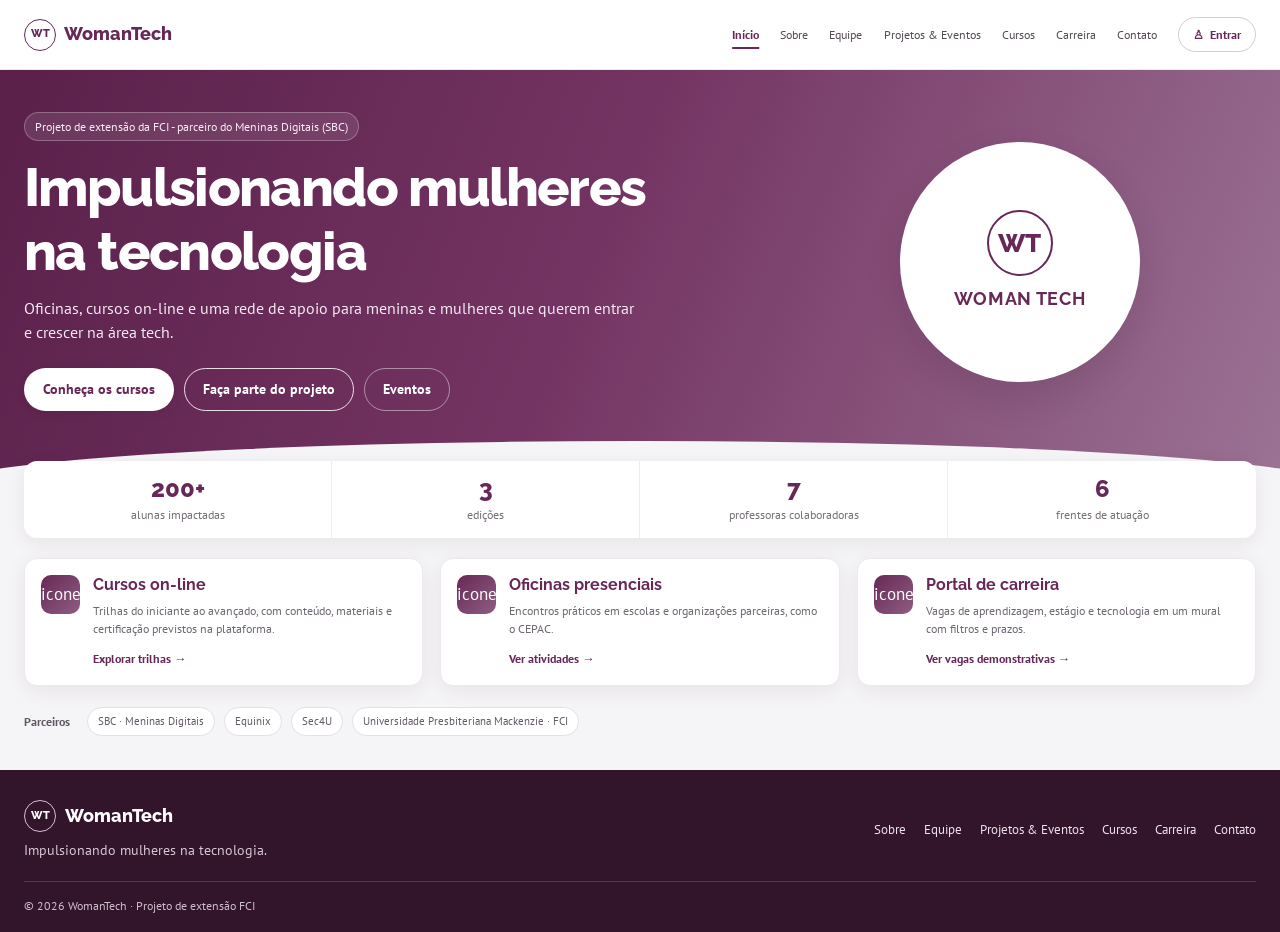
<file: projetoWomanTech/index.html>
<!DOCTYPE html>
<html lang="pt-BR">

<head>
    <meta charset="UTF-8">
    <meta name="viewport" content="width=device-width, initial-scale=1.0">
    <meta name="description"
        content="WomanTech: oficinas, cursos e oportunidades para meninas e mulheres na tecnologia.">
    <title>Início | WomanTech</title>
    <link rel="preconnect" href="https://fonts.googleapis.com">
    <link rel="preconnect" href="https://fonts.gstatic.com" crossorigin>
    <link
        href="https://fonts.googleapis.com/css2?family=PT+Sans:wght@400;700&family=Raleway:wght@400;500;600;700;800&display=swap"
        rel="stylesheet">
    <link rel="stylesheet" href="css/global.css">
    <link rel="stylesheet" href="css/inicio.css">
    <script src="js/script.js" defer></script>
</head>

<body>
    <div id="header"></div>
    <main>
        <section class="home-hero" aria-labelledby="home-title">
            <div class="container home-hero__inner">
                <div class="home-hero__copy">
                    <p class="hero-kicker">Projeto de extensão da FCI - parceiro do Meninas Digitais (SBC)</p>
                    <h1 id="home-title">Impulsionando mulheres na tecnologia</h1>
                    <p class="home-hero__lead">Oficinas, cursos on-line e uma rede de apoio para meninas e mulheres que querem entrar e crescer na área tech.</p>
                    <div class="button-group button-group--left">
                        <a class="button button--light" href="cursos.html"> Conheça os cursos</a>
                        <a class="button button--hero-outline" href="contato.html">Faça parte do projeto</a>
                        <a class="button button--hero-ghost" href="projetos.html">Eventos</a>
                    </div>
                </div>
                <div class="home-hero__brand" aria-label="Identidade visual provisória WomanTech">
                    <div class="home-hero__brand-circle"><span class="brand-monogram">WT</span><strong>WOMAN TECH</strong></div>
                </div>
            </div>
        </section>

        <section class="impact-strip" aria-label="Números de impacto">
            <div class="container impact-grid">
                <article class="impact-item"><strong>200+</strong><span>alunas impactadas</span></article>
                <article class="impact-item"><strong>3</strong><span>edições</span></article>
                <article class="impact-item"><strong>7</strong><span>professoras colaboradoras</span></article>
                <article class="impact-item"><strong>6</strong><span>frentes de atuação</span></article>
            </div>
        </section>

        <section class="home-fronts" aria-label="Frentes do WomanTech">
            <div class="container fronts-grid">
                <article class="front-card">
                    <div class="front-icon" aria-hidden="true">icone</div>
                    <div>
                        <h2>Cursos on-line</h2>
                        <p>Trilhas do iniciante ao avançado, com conteúdo, materiais e certificação previstos na plataforma.</p><a href="cursos.html" class="text-link">Explorar trilhas <span aria-hidden="true">→</span></a>
                    </div>
                </article>
                <article class="front-card">
                    <div class="front-icon" aria-hidden="true">icone</div>
                    <div>
                        <h2>Oficinas presenciais</h2>
                        <p>Encontros práticos em escolas e organizações parceiras, como o CEPAC.</p><a
                            href="projetos.html" class="text-link">Ver atividades <span aria-hidden="true">→</span></a>
                    </div>
                </article>
                <article class="front-card">
                    <div class="front-icon" aria-hidden="true">icone</div>
                    <div>
                        <h2>Portal de carreira</h2>
                        <p>Vagas de aprendizagem, estágio e tecnologia em um mural com filtros e prazos.</p><a
                            href="carreira.html" class="text-link">Ver vagas demonstrativas <span
                                aria-hidden="true">→</span></a>
                    </div>
                </article>
            </div>
        </section>

        <section class="partner-strip" aria-label="Parceiros e iniciativas">
            <div class="container partner-strip__inner">
                <strong>Parceiros</strong>
                <span class="partner-pill">SBC · Meninas Digitais</span>
                <span class="partner-pill">Equinix</span>
                <span class="partner-pill">Sec4U</span>
                <span class="partner-pill">Universidade Presbiteriana Mackenzie · FCI</span>
            </div>
        </section>
    </main>
    <div id="footer"></div>
</body>

</html>
</file>
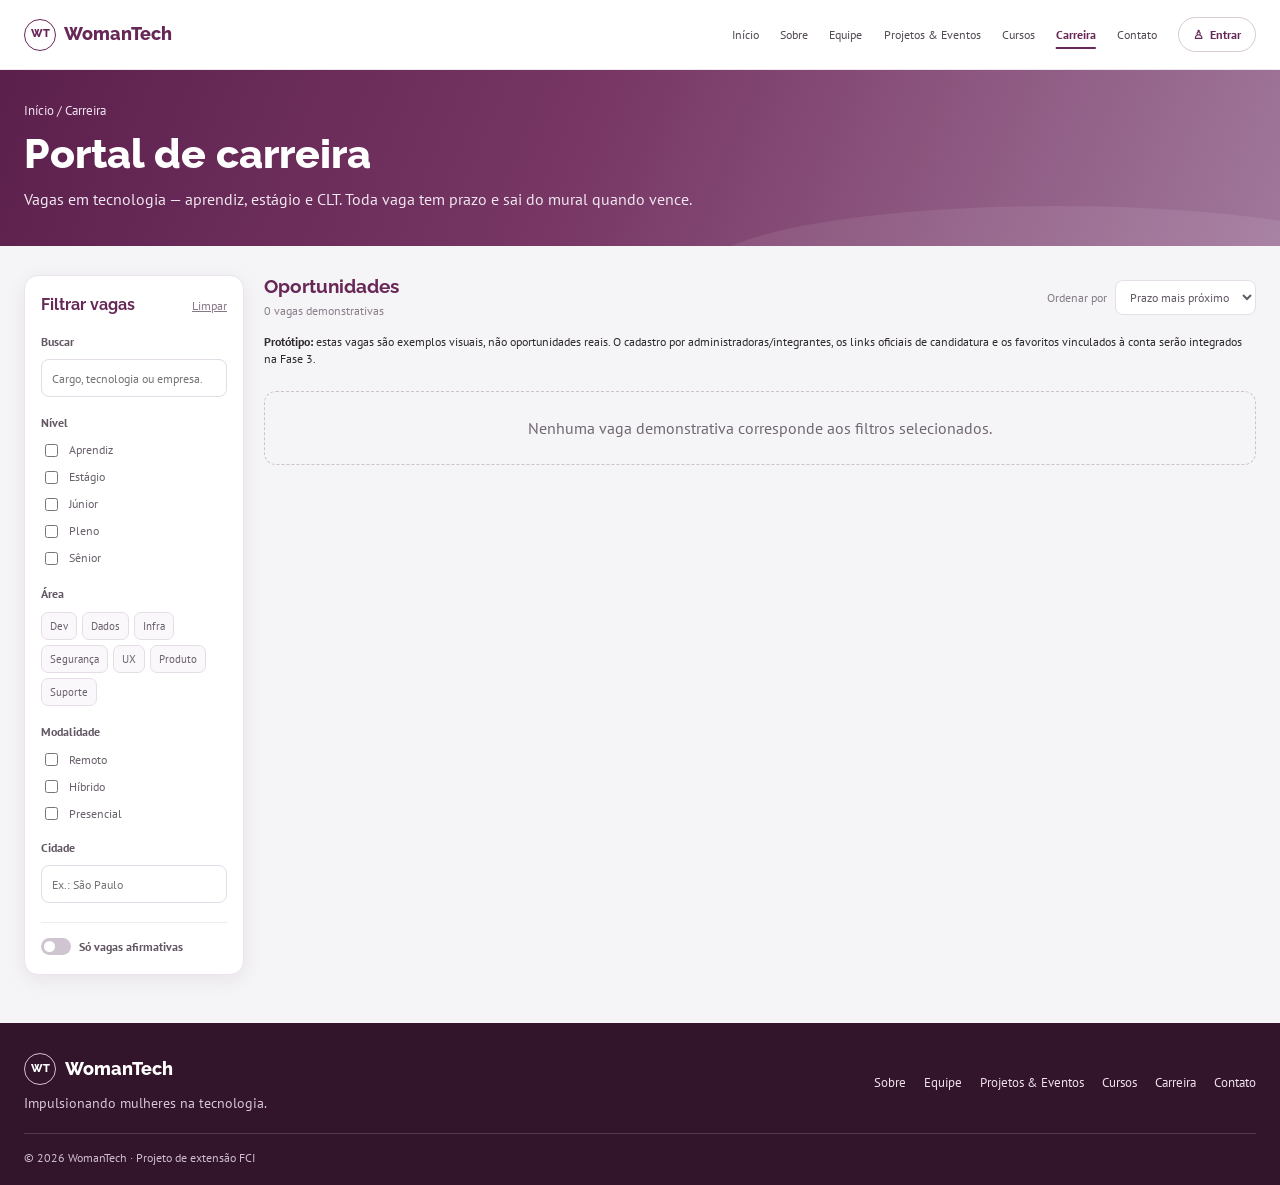
<file: projetoWomanTech/carreira.html>
<!DOCTYPE html>
<html lang="pt-BR">

<head>
    <meta charset="UTF-8">
    <meta name="viewport" content="width=device-width, initial-scale=1.0">
    <title>Carreira | WomanTech</title>
    <link rel="preconnect" href="https://fonts.googleapis.com">
    <link rel="preconnect" href="https://fonts.gstatic.com" crossorigin>
    <link
        href="https://fonts.googleapis.com/css2?family=PT+Sans:wght@400;700&family=Raleway:wght@400;500;600;700;800&display=swap"
        rel="stylesheet">
    <link rel="stylesheet" href="css/global.css">
    <link rel="stylesheet" href="css/carreira.css">
    <script src="js/script.js" defer></script>
</head>

<body>
    <div id="header"></div>
    <main>
        <section class="career-banner">
            <div class="container">
                <p class="breadcrumb breadcrumb--light">Início / Carreira</p>
                <h1>Portal de carreira</h1>
                <p>Vagas em tecnologia — aprendiz, estágio e CLT. Toda vaga tem prazo e sai do mural quando vence.</p>
            </div>
        </section>
        <section class="section career-section">
            <div class="container career-layout">
                <aside class="career-filters" aria-label="Filtros de vagas">
                    <div class="filters-heading">
                        <h2>Filtrar vagas</h2><button type="button" id="career-reset"
                            class="reset-filters">Limpar</button>
                    </div>
                    <label class="filter-label" for="career-search">Buscar</label><input id="career-search"
                        class="control-input" type="search" placeholder="Cargo, tecnologia ou empresa...">
                    <fieldset>
                        <legend>Nível</legend><label><input type="checkbox" value="aprendiz" data-career-level>
                            Aprendiz</label><label><input type="checkbox" value="estagio" data-career-level>
                            Estágio</label><label><input type="checkbox" value="junior" data-career-level>
                            Júnior</label><label><input type="checkbox" value="pleno" data-career-level>
                            Pleno</label><label><input type="checkbox" value="senior" data-career-level> Sênior</label>
                    </fieldset>
                    <fieldset>
                        <legend>Área</legend>
                        <div class="area-chips"><label><input type="checkbox" value="dev"
                                    data-career-area><span>Dev</span></label><label><input type="checkbox" value="dados"
                                    data-career-area><span>Dados</span></label><label><input type="checkbox"
                                    value="infra" data-career-area><span>Infra</span></label><label><input
                                    type="checkbox" value="seguranca"
                                    data-career-area><span>Segurança</span></label><label><input type="checkbox"
                                    value="ux" data-career-area><span>UX</span></label><label><input type="checkbox"
                                    value="produto" data-career-area><span>Produto</span></label><label><input
                                    type="checkbox" value="suporte" data-career-area><span>Suporte</span></label></div>
                    </fieldset>
                    <fieldset>
                        <legend>Modalidade</legend><label><input type="checkbox" value="remoto" data-career-modality>
                            Remoto</label><label><input type="checkbox" value="hibrido" data-career-modality>
                            Híbrido</label><label><input type="checkbox" value="presencial" data-career-modality>
                            Presencial</label>
                    </fieldset>
                    <label class="filter-label" for="career-city">Cidade</label><input id="career-city"
                        class="control-input" type="search" placeholder="Ex.: São Paulo">
                    <label class="affirmative-toggle"><input id="career-affirmative" type="checkbox"><span
                            class="toggle-ui" aria-hidden="true"></span><span>Só vagas afirmativas</span></label>
                </aside>
                <div class="career-results">
                    <div class="career-results__heading">
                        <div>
                            <h2>Oportunidades</h2>
                            <p id="career-result-count" aria-live="polite">5 vagas demonstrativas</p>
                        </div><label class="sort-label" for="career-sort">Ordenar por<select id="career-sort">
                                <option value="deadline">Prazo mais próximo</option>
                                <option value="level">Nível</option>
                                <option value="title">Cargo (A–Z)</option>
                            </select></label>
                    </div>
                    <div class="prototype-notice prototype-notice--career"><strong>Protótipo:</strong> estas vagas são
                        exemplos visuais, não oportunidades reais. O cadastro por administradoras/integrantes, os links
                        oficiais de candidatura e os favoritos vinculados à conta serão integrados na Fase 3.</div>
                    <div class="career-list" id="career-list">
                        <article class="job-card" data-title="Estágio em Desenvolvimento Web"
                            data-employer="Empresa parceira" data-level="estagio" data-area="dev"
                            data-modality="hibrido" data-city="São Paulo" data-deadline="2026-11-30"
                            data-affirmative="true" data-text="html css javascript front end desenvolvimento">
                            <div class="job-icon" aria-hidden="true">&lt;/&gt;</div>
                            <div class="job-main">
                                <h3>Estágio em Desenvolvimento Web</h3>
                                <p class="job-company">Empresa parceira <span>•</span> Híbrido <span>•</span> São Paulo
                                    <span>•</span> Dev</p>
                                <div class="job-tags"><span class="job-level">Estágio</span><span
                                        class="affirmative-badge">Vaga afirmativa</span></div>
                            </div>
                            <div class="job-side"><span class="job-deadline" data-deadline-label>Até 30/11/2026</span>
                                <div class="job-actions"><button class="save-job" type="button"
                                        aria-label="Salvar Estágio em Desenvolvimento Web"
                                        aria-pressed="false">♡</button><button
                                        class="button button--small button--primary apply-job"
                                        type="button">Candidatar-se</button></div>
                            </div>
                        </article>
                        <article class="job-card" data-title="Jovem Aprendiz em TI"
                            data-employer="Empresa de tecnologia" data-level="aprendiz" data-area="suporte"
                            data-modality="presencial" data-city="Osasco" data-deadline="2026-10-25"
                            data-affirmative="false" data-text="suporte help desk informática aprendiz">
                            <div class="job-icon" aria-hidden="true">▦</div>
                            <div class="job-main">
                                <h3>Jovem Aprendiz em TI</h3>
                                <p class="job-company">Empresa de tecnologia <span>•</span> Presencial <span>•</span>
                                    Osasco <span>•</span> Suporte</p>
                                <div class="job-tags"><span class="job-level">Aprendiz</span></div>
                            </div>
                            <div class="job-side"><span class="job-deadline" data-deadline-label>Até 25/10/2026</span>
                                <div class="job-actions"><button class="save-job" type="button"
                                        aria-label="Salvar Jovem Aprendiz em TI" aria-pressed="false">♡</button><button
                                        class="button button--small button--primary apply-job"
                                        type="button">Candidatar-se</button></div>
                            </div>
                        </article>
                        <article class="job-card" data-title="Analista de Dados Júnior"
                            data-employer="Fintech de pagamentos" data-level="junior" data-area="dados"
                            data-modality="remoto" data-city="São Paulo" data-deadline="2026-11-05"
                            data-affirmative="true" data-text="sql planilhas python dashboards análise">
                            <div class="job-icon" aria-hidden="true">◔</div>
                            <div class="job-main">
                                <h3>Analista de Dados Júnior</h3>
                                <p class="job-company">Fintech de pagamentos <span>•</span> Remoto <span>•</span> São
                                    Paulo <span>•</span> Dados</p>
                                <div class="job-tags"><span class="job-level">Júnior</span><span
                                        class="affirmative-badge">Vaga afirmativa</span></div>
                            </div>
                            <div class="job-side"><span class="job-deadline" data-deadline-label>Até 05/11/2026</span>
                                <div class="job-actions"><button class="save-job" type="button"
                                        aria-label="Salvar Analista de Dados Júnior"
                                        aria-pressed="false">♡</button><button
                                        class="button button--small button--primary apply-job"
                                        type="button">Candidatar-se</button></div>
                            </div>
                        </article>
                        <article class="job-card" data-title="Estágio em Segurança da Informação"
                            data-employer="Empresa de tecnologia" data-level="estagio" data-area="seguranca"
                            data-modality="hibrido" data-city="São Paulo" data-deadline="2026-10-28"
                            data-affirmative="false" data-text="cibersegurança redes privacidade">
                            <div class="job-icon" aria-hidden="true">♢</div>
                            <div class="job-main">
                                <h3>Estágio em Segurança da Informação</h3>
                                <p class="job-company">Empresa de tecnologia <span>•</span> Híbrido <span>•</span> São
                                    Paulo <span>•</span> Segurança</p>
                                <div class="job-tags"><span class="job-level">Estágio</span></div>
                            </div>
                            <div class="job-side"><span class="job-deadline" data-deadline-label>Até 28/10/2026</span>
                                <div class="job-actions"><button class="save-job" type="button"
                                        aria-label="Salvar Estágio em Segurança da Informação"
                                        aria-pressed="false">♡</button><button
                                        class="button button--small button--primary apply-job"
                                        type="button">Candidatar-se</button></div>
                            </div>
                        </article>
                        <article class="job-card" data-title="Desenvolvedora Front-end Pleno"
                            data-employer="Startup de educação" data-level="pleno" data-area="dev"
                            data-modality="remoto" data-city="Remoto - Brasil" data-deadline="2026-11-12"
                            data-affirmative="true" data-text="frontend javascript react acessibilidade">
                            <div class="job-icon" aria-hidden="true">&lt;/&gt;</div>
                            <div class="job-main">
                                <h3>Desenvolvedora Front-end Pleno</h3>
                                <p class="job-company">Startup de educação <span>•</span> Remoto <span>•</span> Dev</p>
                                <div class="job-tags"><span class="job-level">Pleno</span><span
                                        class="affirmative-badge">Vaga afirmativa</span></div>
                            </div>
                            <div class="job-side"><span class="job-deadline" data-deadline-label>Até 12/11/2026</span>
                                <div class="job-actions"><button class="save-job" type="button"
                                        aria-label="Salvar Desenvolvedora Front-end Pleno"
                                        aria-pressed="false">♡</button><button
                                        class="button button--small button--primary apply-job"
                                        type="button">Candidatar-se</button></div>
                            </div>
                        </article>
                    </div>
                    <p class="empty-state" id="career-empty" hidden>Nenhuma vaga demonstrativa corresponde aos filtros
                        selecionados.</p>
                    <p class="career-feedback" id="career-feedback" role="status" aria-live="polite"></p>
                </div>
            </div>
        </section>
    </main>
    <div id="footer"></div>
</body>

</html>
</file>
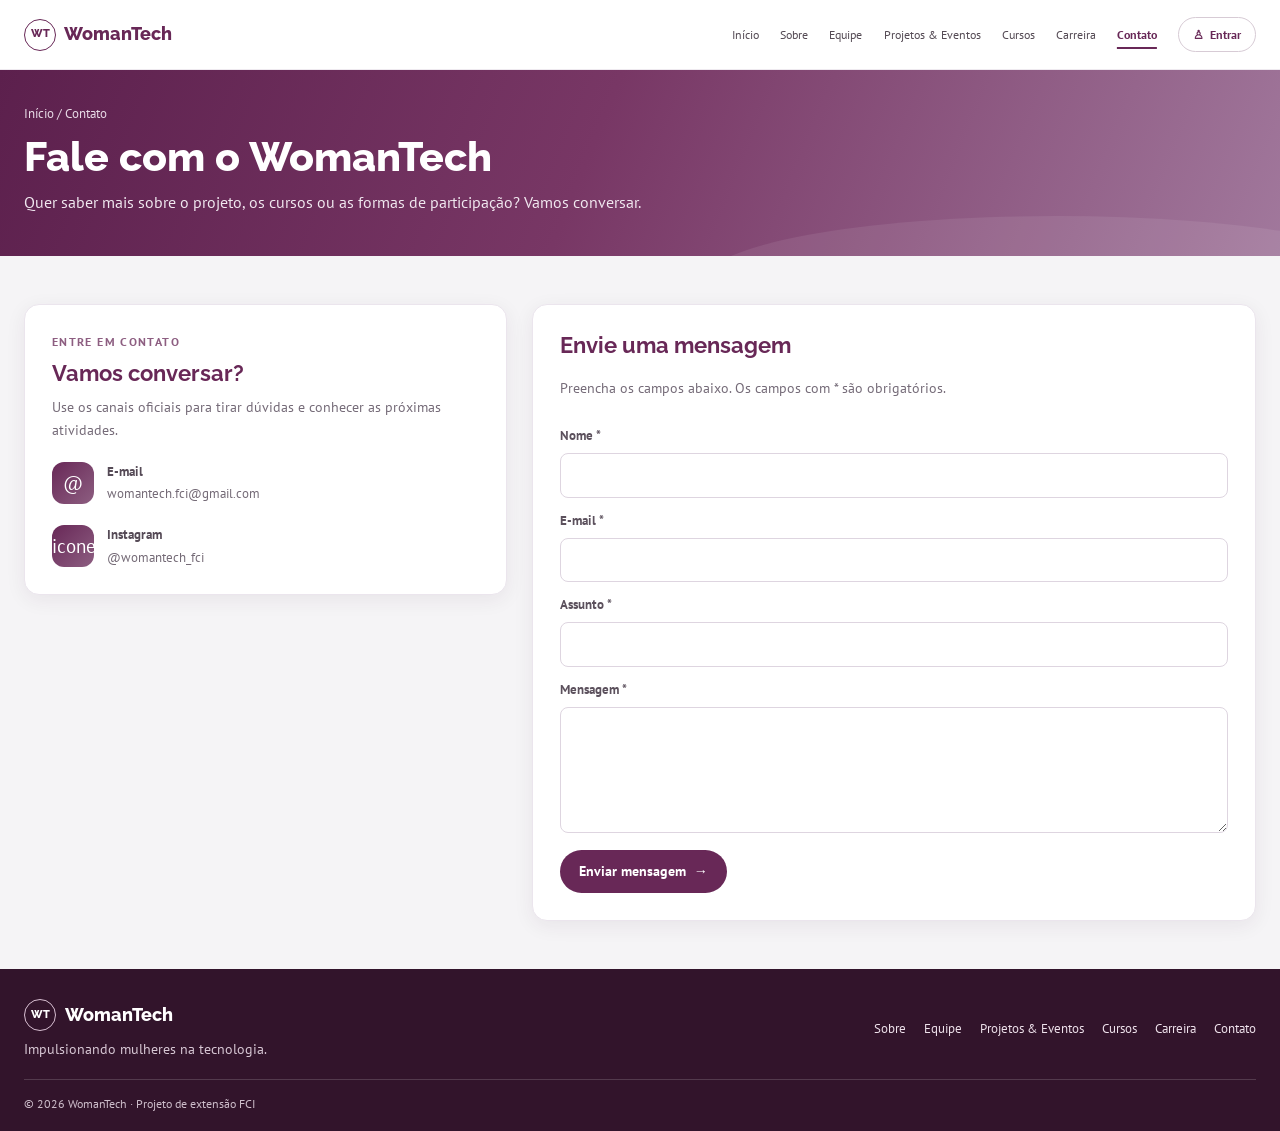
<file: projetoWomanTech/contato.html>
<!DOCTYPE html>
<html lang="pt-BR">

<head>
    <meta charset="UTF-8">
    <meta name="viewport" content="width=device-width, initial-scale=1.0">
    <title>Contato | WomanTech</title>
    <link rel="preconnect" href="https://fonts.googleapis.com">
    <link rel="preconnect" href="https://fonts.gstatic.com" crossorigin>
    <link
        href="https://fonts.googleapis.com/css2?family=PT+Sans:wght@400;700&family=Raleway:wght@400;500;600;700;800&display=swap"
        rel="stylesheet">
    <link rel="stylesheet" href="css/global.css">
    <link rel="stylesheet" href="css/contato.css">
    <script src="js/script.js" defer></script>
</head>

<body>
    <div id="header"></div>
    <main>
        <section class="page-banner">
            <div class="container">
                <p class="breadcrumb">Início / Contato</p>
                <h1>Fale com o WomanTech</h1>
                <p>Quer saber mais sobre o projeto, os cursos ou as formas de participação? Vamos conversar.</p>
            </div>
        </section>
        <section class="section">
            <div class="container contact-layout">
                <aside class="contact-panel">
                    <p class="section-kicker">Entre em contato</p>
                    <h2>Vamos conversar?</h2>
                    <p>Use os canais oficiais para tirar dúvidas e conhecer as próximas atividades.</p>
                    <div class="contact-item"><span class="contact-symbol" aria-hidden="true">@</span>
                        <div><strong>E-mail</strong><a href="mailto:womantech.fci@gmail.com">womantech.fci@gmail.com</a>
                        </div>
                    </div>
                    <div class="contact-item"><span class="contact-symbol" aria-hidden="true">icone</span>
                        <div><strong>Instagram</strong><span>@womantech_fci</span></div>
                    </div>
                </aside>
                <form class="contact-form" action="https://formspree.io/f/mzzaoowb" method="POST">
                    <h2>Envie uma mensagem</h2>
                    <p>Preencha os campos abaixo. Os campos com * são obrigatórios.</p><label for="name">Nome
                        *</label><input id="name" name="name" type="text" autocomplete="name" required><label
                        for="email">E-mail *</label><input id="email" name="email" type="email" autocomplete="email"
                        required><label for="subject">Assunto *</label><input id="subject" name="subject" type="text"
                        required><label for="message">Mensagem *</label><textarea id="message" name="message" rows="5"
                        required></textarea><button class="button button--primary" type="submit">Enviar mensagem <span
                            aria-hidden="true">→</span></button>
                </form>
            </div>
        </section>
    </main>
    <div id="footer"></div>
</body>

</html>
</file>
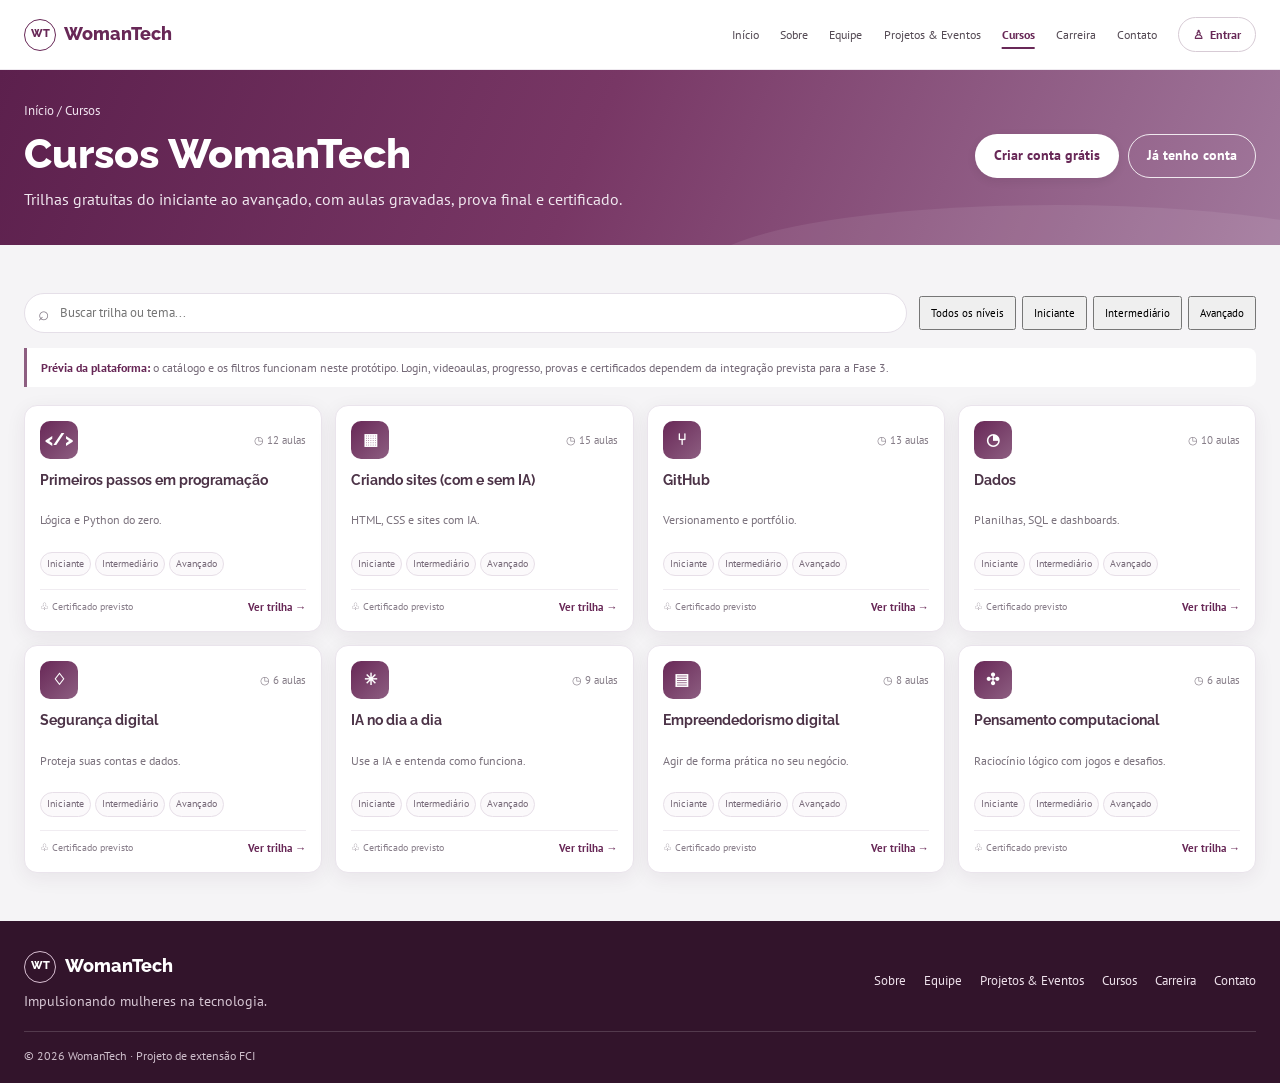
<file: projetoWomanTech/cursos.html>
<!DOCTYPE html>
<html lang="pt-BR">

<head>
    <meta charset="UTF-8">
    <meta name="viewport" content="width=device-width, initial-scale=1.0">
    <title>Cursos | WomanTech</title>
    <link rel="preconnect" href="https://fonts.googleapis.com">
    <link rel="preconnect" href="https://fonts.gstatic.com" crossorigin>
    <link
        href="https://fonts.googleapis.com/css2?family=PT+Sans:wght@400;700&family=Raleway:wght@400;500;600;700;800&display=swap"
        rel="stylesheet">
    <link rel="stylesheet" href="css/global.css">
    <link rel="stylesheet" href="css/cursos.css">
    <script src="js/script.js" defer></script>
</head>

<body>
    <div id="header"></div>
    <main>
        <section class="courses-banner">
            <div class="container courses-banner__inner">
                <div>
                    <p class="breadcrumb breadcrumb--light">Início / Cursos</p>
                    <h1>Cursos WomanTech</h1>
                    <p>Trilhas gratuitas do iniciante ao avançado, com aulas gravadas, prova final e certificado.</p>
                </div>
                <div class="courses-banner__actions"><a class="button button--light" href="entrar.html">Criar conta
                        grátis</a><a class="button button--hero-outline" href="entrar.html">Já tenho conta</a></div>
            </div>
        </section>
        <section class="section courses-section">
            <div class="container">
                <div class="catalog-controls"><label class="search-field"><span aria-hidden="true">⌕</span><span
                            class="visually-hidden">Buscar trilha ou tema</span><input id="course-search" type="search"
                            placeholder="Buscar trilha ou tema..."></label>
                    <div class="level-filters" role="group" aria-label="Filtrar por nível"><button type="button"
                            class="filter-chip is-active" data-course-level="all" aria-pressed="true">Todos os
                            níveis</button><button type="button" class="filter-chip" data-course-level="iniciante"
                            aria-pressed="false">Iniciante</button><button type="button" class="filter-chip"
                            data-course-level="intermediario" aria-pressed="false">Intermediário</button><button
                            type="button" class="filter-chip" data-course-level="avancado"
                            aria-pressed="false">Avançado</button></div>
                </div>
                <p class="prototype-notice"><strong>Prévia da plataforma:</strong> o catálogo e os filtros funcionam
                    neste protótipo. Login, videoaulas, progresso, provas e certificados dependem da integração prevista
                    para a Fase 3.</p>
                <div class="course-grid" id="course-grid">
                    <article class="course-card" data-course-levels="iniciante intermediario avancado"
                        data-course-search="primeiros passos programação lógica python">
                        <div class="course-card__top"><span class="course-icon">&lt;/&gt;</span><span
                                class="lesson-count">◷ 12 aulas</span></div>
                        <h2>Primeiros passos em programação</h2>
                        <p>Lógica e Python do zero.</p>
                        <div class="level-list"><span>Iniciante</span><span>Intermediário</span><span>Avançado</span>
                        </div>
                        <div class="course-card__bottom"><span>♧ Certificado previsto</span><a href="entrar.html">Ver
                                trilha →</a></div>
                    </article>
                    <article class="course-card" data-course-levels="iniciante intermediario avancado"
                        data-course-search="criando sites web html css ia">
                        <div class="course-card__top"><span class="course-icon">▦</span><span class="lesson-count">◷ 15
                                aulas</span></div>
                        <h2>Criando sites (com e sem IA)</h2>
                        <p>HTML, CSS e sites com IA.</p>
                        <div class="level-list"><span>Iniciante</span><span>Intermediário</span><span>Avançado</span>
                        </div>
                        <div class="course-card__bottom"><span>♧ Certificado previsto</span><a href="entrar.html">Ver
                                trilha →</a></div>
                    </article>
                    <article class="course-card" data-course-levels="iniciante intermediario avancado"
                        data-course-search="github versionamento portfolio repositório">
                        <div class="course-card__top"><span class="course-icon">⑂</span><span class="lesson-count">◷ 13
                                aulas</span></div>
                        <h2>GitHub</h2>
                        <p>Versionamento e portfólio.</p>
                        <div class="level-list"><span>Iniciante</span><span>Intermediário</span><span>Avançado</span>
                        </div>
                        <div class="course-card__bottom"><span>♧ Certificado previsto</span><a href="entrar.html">Ver
                                trilha →</a></div>
                    </article>
                    <article class="course-card" data-course-levels="iniciante intermediario avancado"
                        data-course-search="dados planilhas sql dashboards">
                        <div class="course-card__top"><span class="course-icon">◔</span><span class="lesson-count">◷ 10
                                aulas</span></div>
                        <h2>Dados</h2>
                        <p>Planilhas, SQL e dashboards.</p>
                        <div class="level-list"><span>Iniciante</span><span>Intermediário</span><span>Avançado</span>
                        </div>
                        <div class="course-card__bottom"><span>♧ Certificado previsto</span><a href="entrar.html">Ver
                                trilha →</a></div>
                    </article>
                    <article class="course-card" data-course-levels="iniciante intermediario avancado"
                        data-course-search="segurança digital proteção senhas dados">
                        <div class="course-card__top"><span class="course-icon">♢</span><span class="lesson-count">◷ 6
                                aulas</span></div>
                        <h2>Segurança digital</h2>
                        <p>Proteja suas contas e dados.</p>
                        <div class="level-list"><span>Iniciante</span><span>Intermediário</span><span>Avançado</span>
                        </div>
                        <div class="course-card__bottom"><span>♧ Certificado previsto</span><a href="entrar.html">Ver
                                trilha →</a></div>
                    </article>
                    <article class="course-card" data-course-levels="iniciante intermediario avancado"
                        data-course-search="ia inteligência artificial dia a dia">
                        <div class="course-card__top"><span class="course-icon">✳</span><span class="lesson-count">◷ 9
                                aulas</span></div>
                        <h2>IA no dia a dia</h2>
                        <p>Use a IA e entenda como funciona.</p>
                        <div class="level-list"><span>Iniciante</span><span>Intermediário</span><span>Avançado</span>
                        </div>
                        <div class="course-card__bottom"><span>♧ Certificado previsto</span><a href="entrar.html">Ver
                                trilha →</a></div>
                    </article>
                    <article class="course-card" data-course-levels="iniciante intermediario avancado"
                        data-course-search="empreendedorismo digital negócios projeto">
                        <div class="course-card__top"><span class="course-icon">▤</span><span class="lesson-count">◷ 8
                                aulas</span></div>
                        <h2>Empreendedorismo digital</h2>
                        <p>Agir de forma prática no seu negócio.</p>
                        <div class="level-list"><span>Iniciante</span><span>Intermediário</span><span>Avançado</span>
                        </div>
                        <div class="course-card__bottom"><span>♧ Certificado previsto</span><a href="entrar.html">Ver
                                trilha →</a></div>
                    </article>
                    <article class="course-card" data-course-levels="iniciante intermediario avancado"
                        data-course-search="pensamento computacional lógica jogos">
                        <div class="course-card__top"><span class="course-icon">✣</span><span class="lesson-count">◷ 6
                                aulas</span></div>
                        <h2>Pensamento computacional</h2>
                        <p>Raciocínio lógico com jogos e desafios.</p>
                        <div class="level-list"><span>Iniciante</span><span>Intermediário</span><span>Avançado</span>
                        </div>
                        <div class="course-card__bottom"><span>♧ Certificado previsto</span><a href="entrar.html">Ver
                                trilha →</a></div>
                    </article>
                </div>
                <p class="empty-state" id="course-empty" hidden>Nenhuma trilha encontrada com esses filtros.</p>
            </div>
        </section>
    </main>
    <div id="footer"></div>
</body>

</html>
</file>
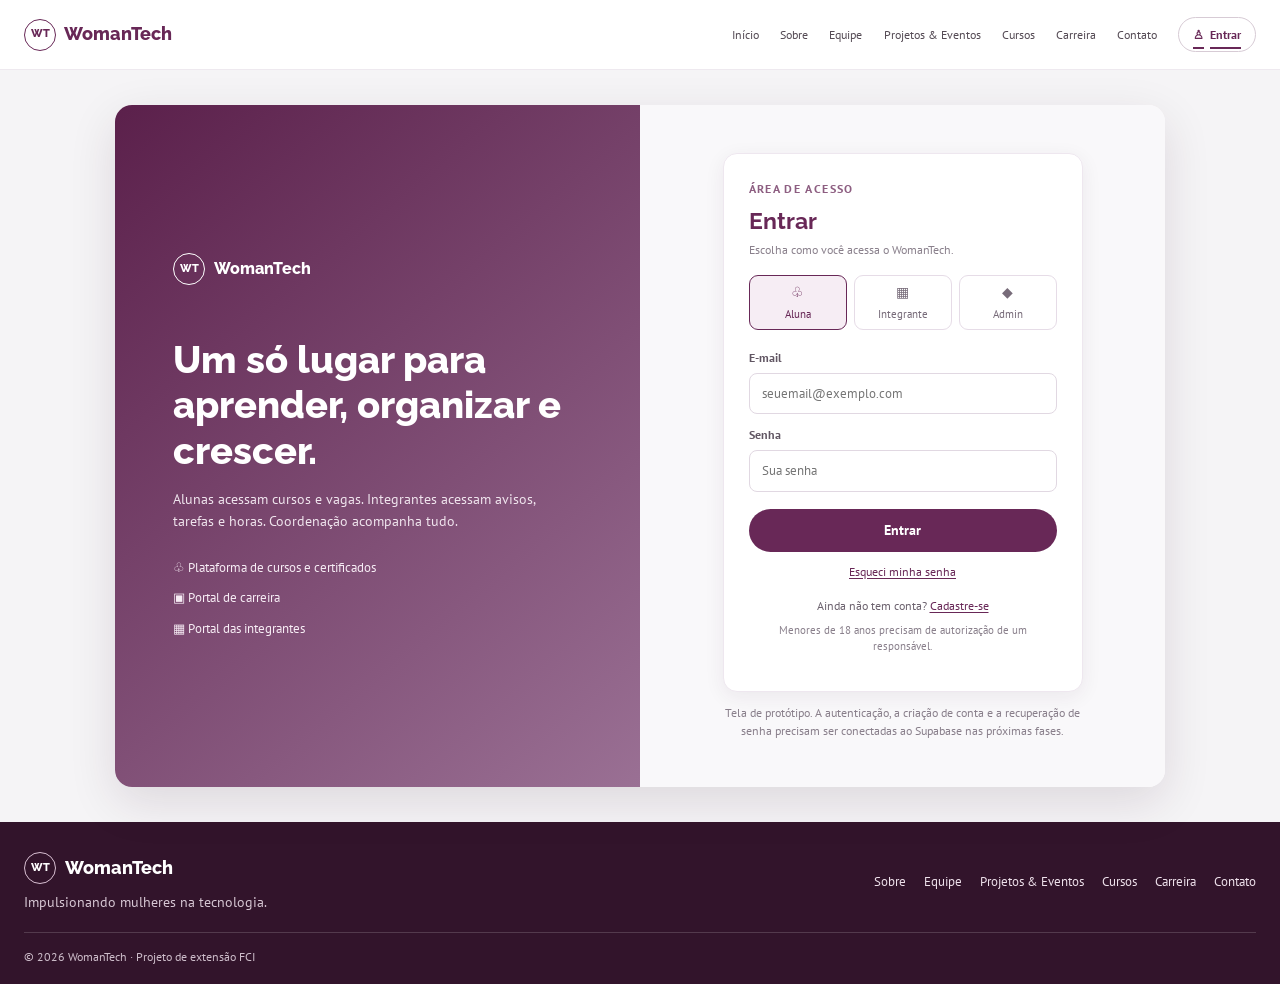
<file: projetoWomanTech/entrar.html>
<!DOCTYPE html>
<html lang="pt-BR">

<head>
    <meta charset="UTF-8">
    <meta name="viewport" content="width=device-width, initial-scale=1.0">
    <title>Entrar | WomanTech</title>
    <link rel="preconnect" href="https://fonts.googleapis.com">
    <link rel="preconnect" href="https://fonts.gstatic.com" crossorigin>
    <link
        href="https://fonts.googleapis.com/css2?family=PT+Sans:wght@400;700&family=Raleway:wght@400;500;600;700;800&display=swap"
        rel="stylesheet">
    <link rel="stylesheet" href="css/global.css">
    <link rel="stylesheet" href="css/entrar.css">
    <script src="js/script.js" defer></script>
</head>

<body class="login-page">
    <div id="header"></div>
    <main class="login-main">
        <div class="login-shell">
            <section class="login-intro"><a class="login-brand" href="index.html"><span
                        class="site-logo__mark">WT</span><span>WomanTech</span></a>
                <h1>Um só lugar para aprender, organizar e crescer.</h1>
                <p>Alunas acessam cursos e vagas. Integrantes acessam avisos, tarefas e horas. Coordenação acompanha
                    tudo.</p>
                <ul>
                    <li>♧ Plataforma de cursos e certificados</li>
                    <li>▣ Portal de carreira</li>
                    <li>▦ Portal das integrantes</li>
                </ul>
            </section>
            <section class="login-form-panel">
                <form id="demo-login-form" class="login-form">
                    <p class="section-kicker">Área de acesso</p>
                    <h2>Entrar</h2>
                    <p>Escolha como você acessa o WomanTech.</p>
                    <div class="role-switch" role="group" aria-label="Tipo de perfil"><button type="button"
                            data-login-role="aluna" class="is-active"
                            aria-pressed="true">♧<span>Aluna</span></button><button type="button"
                            data-login-role="integrante" aria-pressed="false">▦<span>Integrante</span></button><button
                            type="button" data-login-role="admin" aria-pressed="false">◆<span>Admin</span></button>
                    </div><label for="login-email">E-mail</label><input id="login-email" type="email"
                        autocomplete="username" placeholder="seuemail@exemplo.com" required><label
                        for="login-password">Senha</label><input id="login-password" type="password"
                        autocomplete="current-password" placeholder="Sua senha" required><button
                        class="button button--primary login-submit" type="submit">Entrar</button><a class="login-forgot"
                        href="#login-note" id="forgot-password">Esqueci minha senha</a>
                    <p class="signup-line">Ainda não tem conta? <a href="#login-note"
                            id="create-account">Cadastre-se</a></p>
                    <p class="minor-notice">Menores de 18 anos precisam de autorização de um responsável.</p>
                    <p class="login-feedback" id="login-feedback" role="status" aria-live="polite"></p>
                </form>
                <p class="login-note" id="login-note">Tela de protótipo. A autenticação, a criação de conta e a
                    recuperação de senha precisam ser conectadas ao Supabase nas próximas fases.</p>
            </section>
        </div>
    </main>
    <div id="footer"></div>
</body>

</html>
</file>
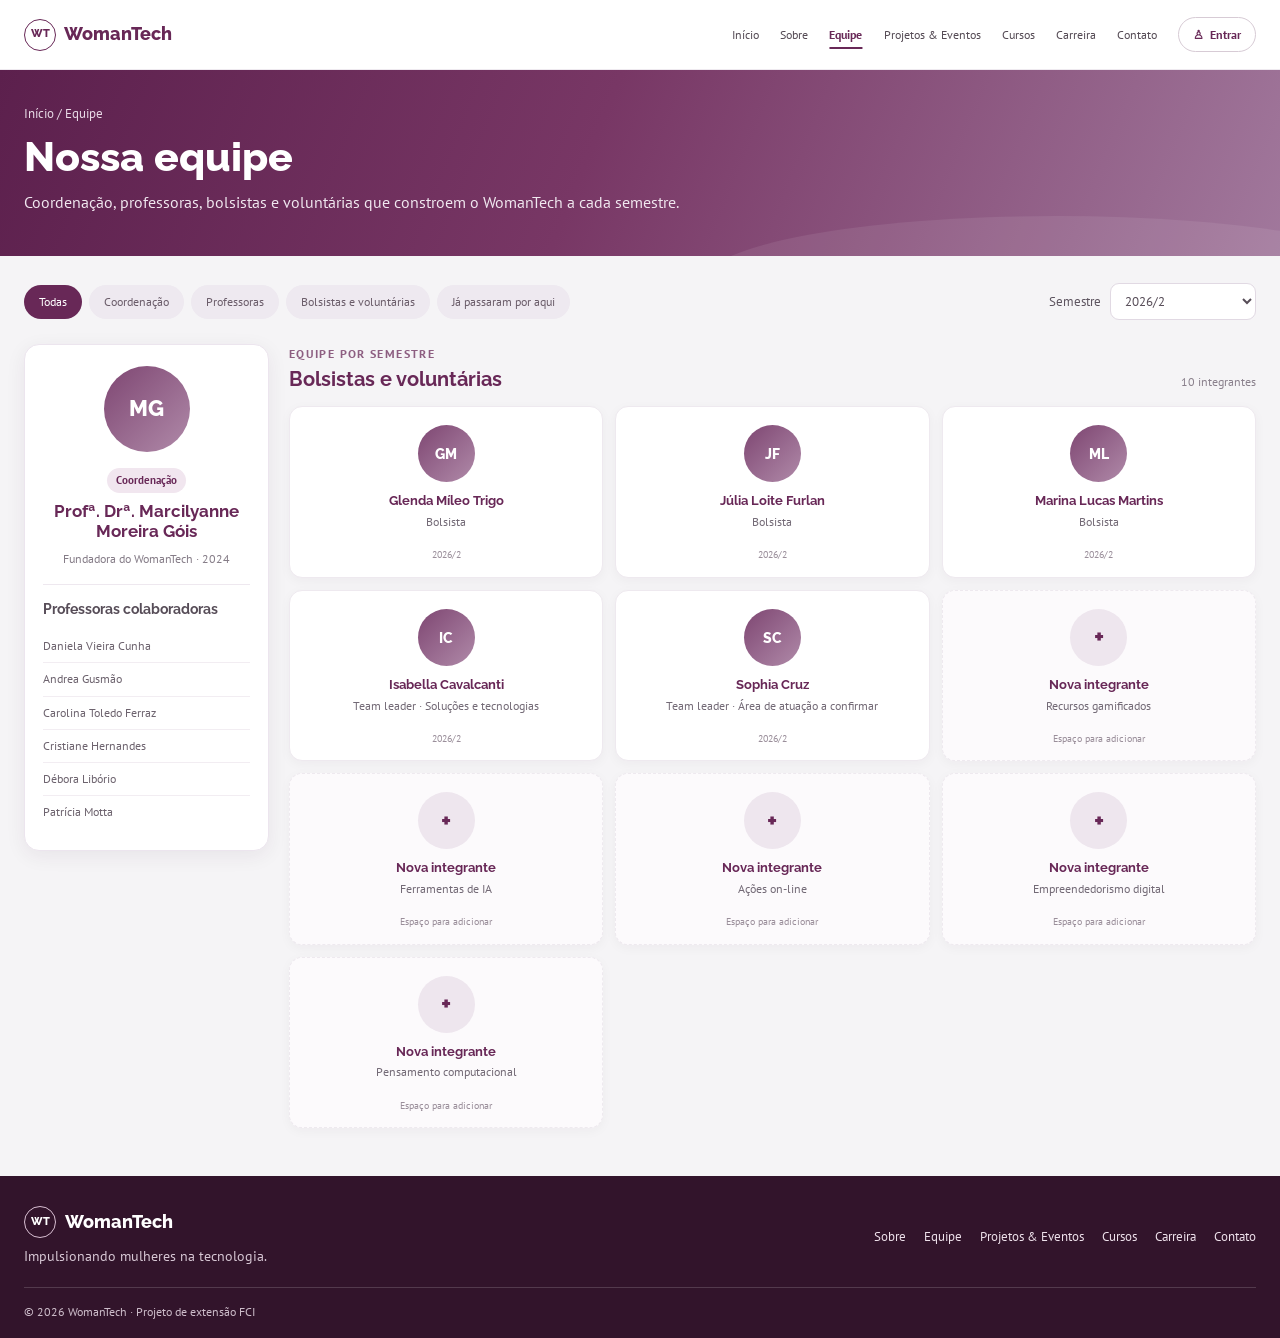
<file: projetoWomanTech/equipe.html>
<!DOCTYPE html>
<html lang="pt-BR">

<head>
    <meta charset="UTF-8">
    <meta name="viewport" content="width=device-width, initial-scale=1.0">
    <title>Equipe | WomanTech</title>
    <link rel="preconnect" href="https://fonts.googleapis.com">
    <link rel="preconnect" href="https://fonts.gstatic.com" crossorigin>
    <link
        href="https://fonts.googleapis.com/css2?family=PT+Sans:wght@400;700&family=Raleway:wght@400;500;600;700;800&display=swap"
        rel="stylesheet">
    <link rel="stylesheet" href="css/global.css">
    <link rel="stylesheet" href="css/equipe.css">
    <script src="js/script.js" defer></script>
</head>

<body>
    <div id="header"></div>
    <main>
        <section class="page-banner">
            <div class="container">
                <p class="breadcrumb">Início / Equipe</p>
                <h1>Nossa equipe</h1>
                <p>Coordenação, professoras, bolsistas e voluntárias que constroem o WomanTech a cada semestre.</p>
            </div>
        </section>
        <section class="section team-section">
            <div class="container">
                <div class="team-toolbar">
                    <div class="chip-group" role="group" aria-label="Filtrar por categoria"><button
                            class="filter-chip is-active" type="button" data-team-category="all"
                            aria-pressed="true">Todas</button><button class="filter-chip" type="button"
                            data-team-category="coordenacao" aria-pressed="false">Coordenação</button><button
                            class="filter-chip" type="button" data-team-category="professoras"
                            aria-pressed="false">Professoras</button><button class="filter-chip" type="button"
                            data-team-category="bolsistas" aria-pressed="false">Bolsistas e voluntárias</button><button
                            class="filter-chip" type="button" data-team-category="former" aria-pressed="false">Já
                            passaram por aqui</button></div><label class="select-control">Semestre<select
                            id="team-semester">
                            <option value="all">Todos os semestres</option>
                            <option value="2026-2" selected>2026/2</option>
                            <option value="2026-1">2026/1</option>
                            <option value="2025-2">2025/2</option>
                            <option value="2025-1">2025/1</option>
                            <option value="2024-2">2024/2</option>
                        </select></label>
                </div>
                <div class="team-layout">
                    <aside class="coordinator-card" data-team-category="coordenacao" data-semester="all">
                        <div class="avatar avatar--large">MG</div><span class="role-label">Coordenação</span>
                        <h2>Profª. Drª. Marcilyanne Moreira Góis</h2>
                        <p class="muted">Fundadora do WomanTech · 2024</p>
                        <div class="coordinator-divider"></div>
                        <h3>Professoras colaboradoras</h3>
                        <ul class="professor-list">
                            <li>Daniela Vieira Cunha</li>
                            <li>Andrea Gusmão</li>
                            <li>Carolina Toledo Ferraz</li>
                            <li>Cristiane Hernandes</li>
                            <li>Débora Libório</li>
                            <li>Patrícia Motta</li>
                        </ul>
                    </aside>
                    <div class="team-main">
                        <div class="team-heading">
                            <div>
                                <p class="section-kicker">Equipe por semestre</p>
                                <h2>Bolsistas e voluntárias</h2>
                            </div><span class="team-count" id="team-count" aria-live="polite">10 integrantes</span>
                        </div>
                        <div class="people-grid" id="people-grid">
                            <article class="person-card" data-team-category="bolsistas" data-semester="2026-2">
                                <div class="avatar">GM</div>
                                <h3>Glenda Míleo Trigo</h3>
                                <p>Bolsista</p><span class="person-period">2026/2</span>
                            </article>
                            <article class="person-card" data-team-category="bolsistas" data-semester="2026-2">
                                <div class="avatar">JF</div>
                                <h3>Júlia Loite Furlan</h3>
                                <p>Bolsista</p><span class="person-period">2026/2</span>
                            </article>
                            <article class="person-card" data-team-category="bolsistas" data-semester="2026-2">
                                <div class="avatar">ML</div>
                                <h3>Marina Lucas Martins</h3>
                                <p>Bolsista</p><span class="person-period">2026/2</span>
                            </article>
                            <article class="person-card" data-team-category="voluntarias" data-semester="2026-2">
                                <div class="avatar">IC</div>
                                <h3>Isabella Cavalcanti</h3>
                                <p>Team leader · Soluções e tecnologias</p><span class="person-period">2026/2</span>
                            </article>
                            <article class="person-card" data-team-category="voluntarias" data-semester="2026-2">
                                <div class="avatar">SC</div>
                                <h3>Sophia Cruz</h3>
                                <p>Team leader · Área de atuação a confirmar</p><span
                                    class="person-period">2026/2</span>
                            </article>
                            <article class="person-card person-card--new" data-team-category="bolsistas"
                                data-semester="2026-2">
                                <div class="avatar avatar--add">+</div>
                                <h3>Nova integrante</h3>
                                <p>Recursos gamificados</p><span class="person-period">Espaço para adicionar</span>
                            </article>
                            <article class="person-card person-card--new" data-team-category="voluntarias"
                                data-semester="2026-2">
                                <div class="avatar avatar--add">+</div>
                                <h3>Nova integrante</h3>
                                <p>Ferramentas de IA</p><span class="person-period">Espaço para adicionar</span>
                            </article>
                            <article class="person-card person-card--new" data-team-category="voluntarias"
                                data-semester="2026-2">
                                <div class="avatar avatar--add">+</div>
                                <h3>Nova integrante</h3>
                                <p>Ações on-line</p><span class="person-period">Espaço para adicionar</span>
                            </article>
                            <article class="person-card person-card--new" data-team-category="voluntarias"
                                data-semester="2026-2">
                                <div class="avatar avatar--add">+</div>
                                <h3>Nova integrante</h3>
                                <p>Empreendedorismo digital</p><span class="person-period">Espaço para adicionar</span>
                            </article>
                            <article class="person-card person-card--new" data-team-category="voluntarias"
                                data-semester="2026-2">
                                <div class="avatar avatar--add">+</div>
                                <h3>Nova integrante</h3>
                                <p>Pensamento computacional</p><span class="person-period">Espaço para adicionar</span>
                            </article>
                            <article class="person-card person-card--former" data-team-category="former"
                                data-semester="2026-1">
                                <div class="avatar">EX</div>
                                <h3>Ex-integrante</h3>
                                <p>Integrante de edição anterior</p><span class="person-period">2026/1 · substituir pelo
                                    nome oficial</span>
                            </article>
                            <article class="person-card person-card--former" data-team-category="former"
                                data-semester="2025-2">
                                <div class="avatar">EX</div>
                                <h3>Ex-integrante</h3>
                                <p>Integrante de edição anterior</p><span class="person-period">2025/2 · substituir pelo
                                    nome oficial</span>
                            </article>
                        </div>
                    </div>
                </div>
                
            </div>
        </section>
    </main>
    <div id="footer"></div>
</body>

</html>
</file>
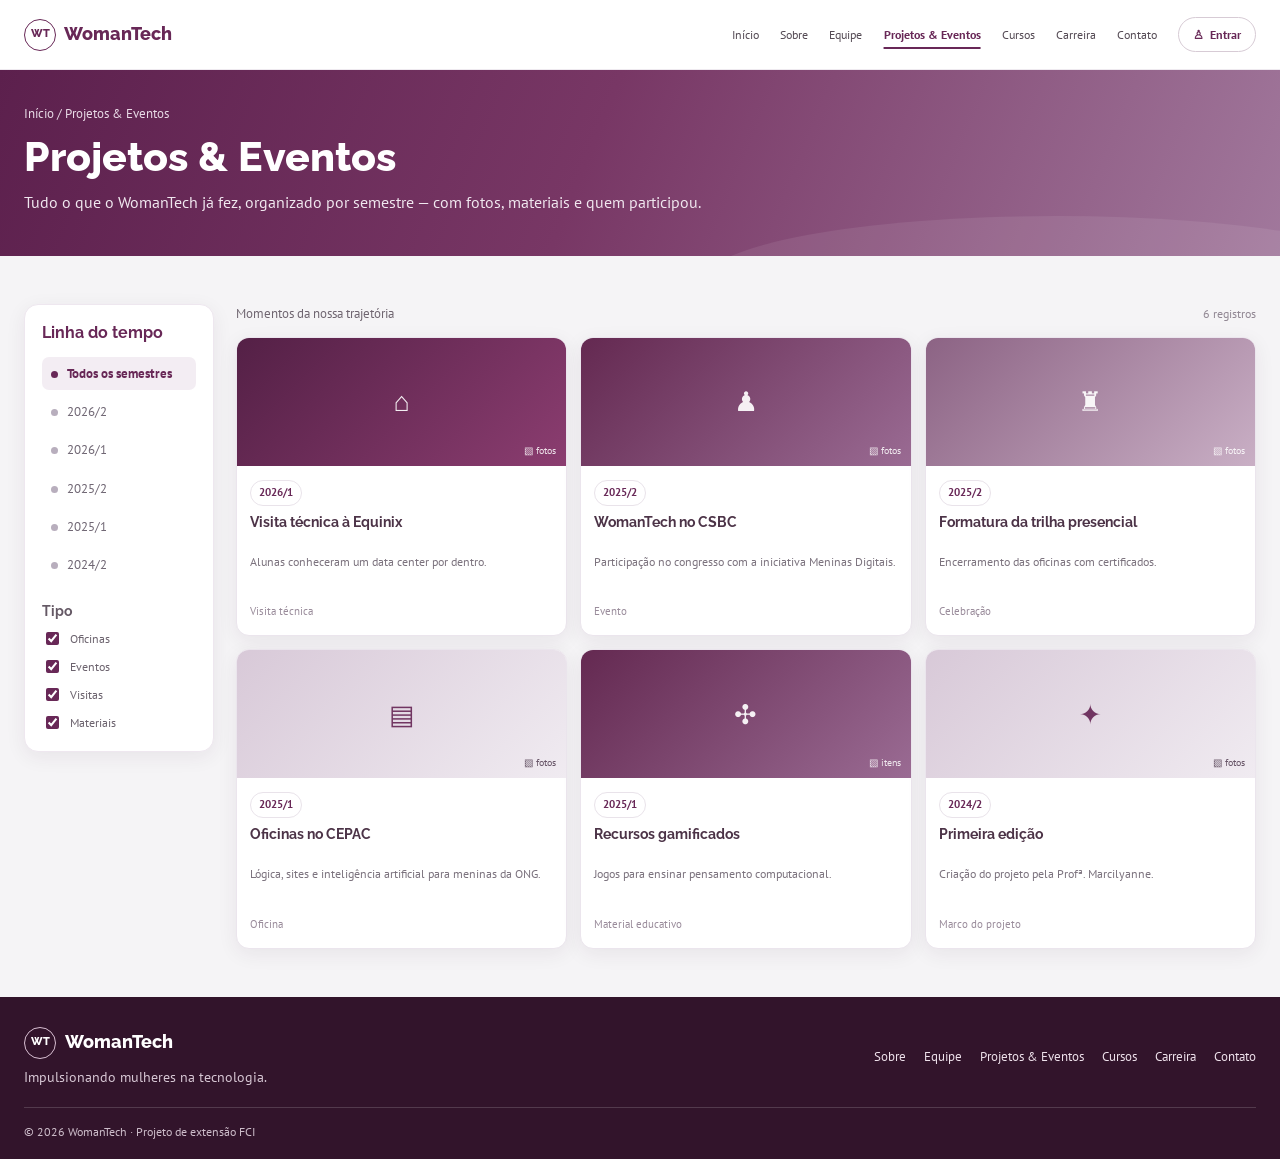
<file: projetoWomanTech/projetos.html>
<!DOCTYPE html>
<html lang="pt-BR">

<head>
    <meta charset="UTF-8">
    <meta name="viewport" content="width=device-width, initial-scale=1.0">
    <title>Projetos &amp; Eventos | WomanTech</title>
    <link rel="preconnect" href="https://fonts.googleapis.com">
    <link rel="preconnect" href="https://fonts.gstatic.com" crossorigin>
    <link
        href="https://fonts.googleapis.com/css2?family=PT+Sans:wght@400;700&family=Raleway:wght@400;500;600;700;800&display=swap"
        rel="stylesheet">
    <link rel="stylesheet" href="css/global.css">
    <link rel="stylesheet" href="css/projetos.css">
    <script src="js/script.js" defer></script>
</head>

<body>
    <div id="header"></div>
    <main>
        <section class="page-banner">
            <div class="container">
                <p class="breadcrumb">Início / Projetos &amp; Eventos</p>
                <h1>Projetos &amp; Eventos</h1>
                <p>Tudo o que o WomanTech já fez, organizado por semestre — com fotos, materiais e quem participou.</p>
            </div>
        </section>
        <section class="section">
            <div class="container projects-layout">
                <aside class="project-filters">
                    <h2>Linha do tempo</h2>
                    <div class="semester-list" role="group" aria-label="Filtrar por semestre"><button type="button"
                            class="semester-filter is-active" data-project-semester="all" aria-pressed="true">Todos os
                            semestres</button><button type="button" class="semester-filter"
                            data-project-semester="2026/2" aria-pressed="false">2026/2</button><button type="button"
                            class="semester-filter" data-project-semester="2026/1"
                            aria-pressed="false">2026/1</button><button type="button" class="semester-filter"
                            data-project-semester="2025/2" aria-pressed="false">2025/2</button><button type="button"
                            class="semester-filter" data-project-semester="2025/1"
                            aria-pressed="false">2025/1</button><button type="button" class="semester-filter"
                            data-project-semester="2024/2" aria-pressed="false">2024/2</button></div>
                    <h3>Tipo</h3>
                    <div class="type-filter-list"><label><input type="checkbox" value="oficina" data-project-type
                                checked> Oficinas</label><label><input type="checkbox" value="evento" data-project-type
                                checked> Eventos</label><label><input type="checkbox" value="visita" data-project-type
                                checked> Visitas</label><label><input type="checkbox" value="material" data-project-type
                                checked> Materiais</label></div>
                </aside>
                <div class="project-content">
                    <div class="project-results-line">
                        <p>Momentos da nossa trajetória</p><span id="project-count" aria-live="polite">6
                            registros</span>
                    </div>
                    <div class="project-grid" id="project-grid">
                        <article class="project-card" data-project-semester="2026/1" data-project-type="visita">
                            <div class="project-visual project-visual--dark" role="img"
                                aria-label="Detalhes da visita técnica à Equinix"><span class="project-visual-icon"
                                    aria-hidden="true">⌂</span><span class="photo-count">▧ fotos</span></div>
                            <div class="project-card-body"><span class="semester-badge">2026/1</span>
                                <h2>Visita técnica à Equinix</h2>
                                <p>Alunas conheceram um data center por dentro.</p><span class="event-meta">Visita
                                    técnica</span>
                            </div>
                        </article>
                        <article class="project-card" data-project-semester="2025/2" data-project-type="evento">
                            <div class="project-visual project-visual--plum" role="img"
                                aria-label="Detalhes do WomanTech no CSBC"><span class="project-visual-icon"
                                    aria-hidden="true">♟</span><span class="photo-count">▧ fotos</span></div>
                            <div class="project-card-body"><span class="semester-badge">2025/2</span>
                                <h2>WomanTech no CSBC</h2>
                                <p>Participação no congresso com a iniciativa Meninas Digitais.</p><span
                                    class="event-meta">Evento</span>
                            </div>
                        </article>
                        <article class="project-card" data-project-semester="2025/2" data-project-type="evento">
                            <div class="project-visual project-visual--lilac" role="img"
                                aria-label="Detalhes da formatura da trilha presencial"><span
                                    class="project-visual-icon" aria-hidden="true">♜</span><span class="photo-count">▧
                                    fotos</span></div>
                            <div class="project-card-body"><span class="semester-badge">2025/2</span>
                                <h2>Formatura da trilha presencial</h2>
                                <p>Encerramento das oficinas com certificados.</p><span
                                    class="event-meta">Celebração</span>
                            </div>
                        </article>
                        <article class="project-card" data-project-semester="2025/1" data-project-type="oficina">
                            <div class="project-visual project-visual--light" role="img"
                                aria-label="Detalhes das oficinas no CEPAC"><span class="project-visual-icon"
                                    aria-hidden="true">▤</span><span class="photo-count">▧ fotos</span></div>
                            <div class="project-card-body"><span class="semester-badge">2025/1</span>
                                <h2>Oficinas no CEPAC</h2>
                                <p>Lógica, sites e inteligência artificial para meninas da ONG.</p><span
                                    class="event-meta">Oficina</span>
                            </div>
                        </article>
                        <article class="project-card" data-project-semester="2025/1" data-project-type="material">
                            <div class="project-visual project-visual--plum" role="img"
                                aria-label="Detalhes dos recursos gamificados"><span class="project-visual-icon"
                                    aria-hidden="true">✣</span><span class="photo-count">▧ itens</span></div>
                            <div class="project-card-body"><span class="semester-badge">2025/1</span>
                                <h2>Recursos gamificados</h2>
                                <p>Jogos para ensinar pensamento computacional.</p><span class="event-meta">Material
                                    educativo</span>
                            </div>
                        </article>
                        <article class="project-card" data-project-semester="2024/2" data-project-type="evento">
                            <div class="project-visual project-visual--light" role="img"
                                aria-label="Detalhes da primeira edição"><span class="project-visual-icon"
                                    aria-hidden="true">✦</span><span class="photo-count">▧ fotos</span></div>
                            <div class="project-card-body"><span class="semester-badge">2024/2</span>
                                <h2>Primeira edição</h2>
                                <p>Criação do projeto pela Profª. Marcilyanne.</p><span class="event-meta">Marco do
                                    projeto</span>
                            </div>
                        </article>
                    </div>
                    
                </div>
            </div>
        </section>
    </main>
    <div id="footer"></div>
</body>

</html>
</file>
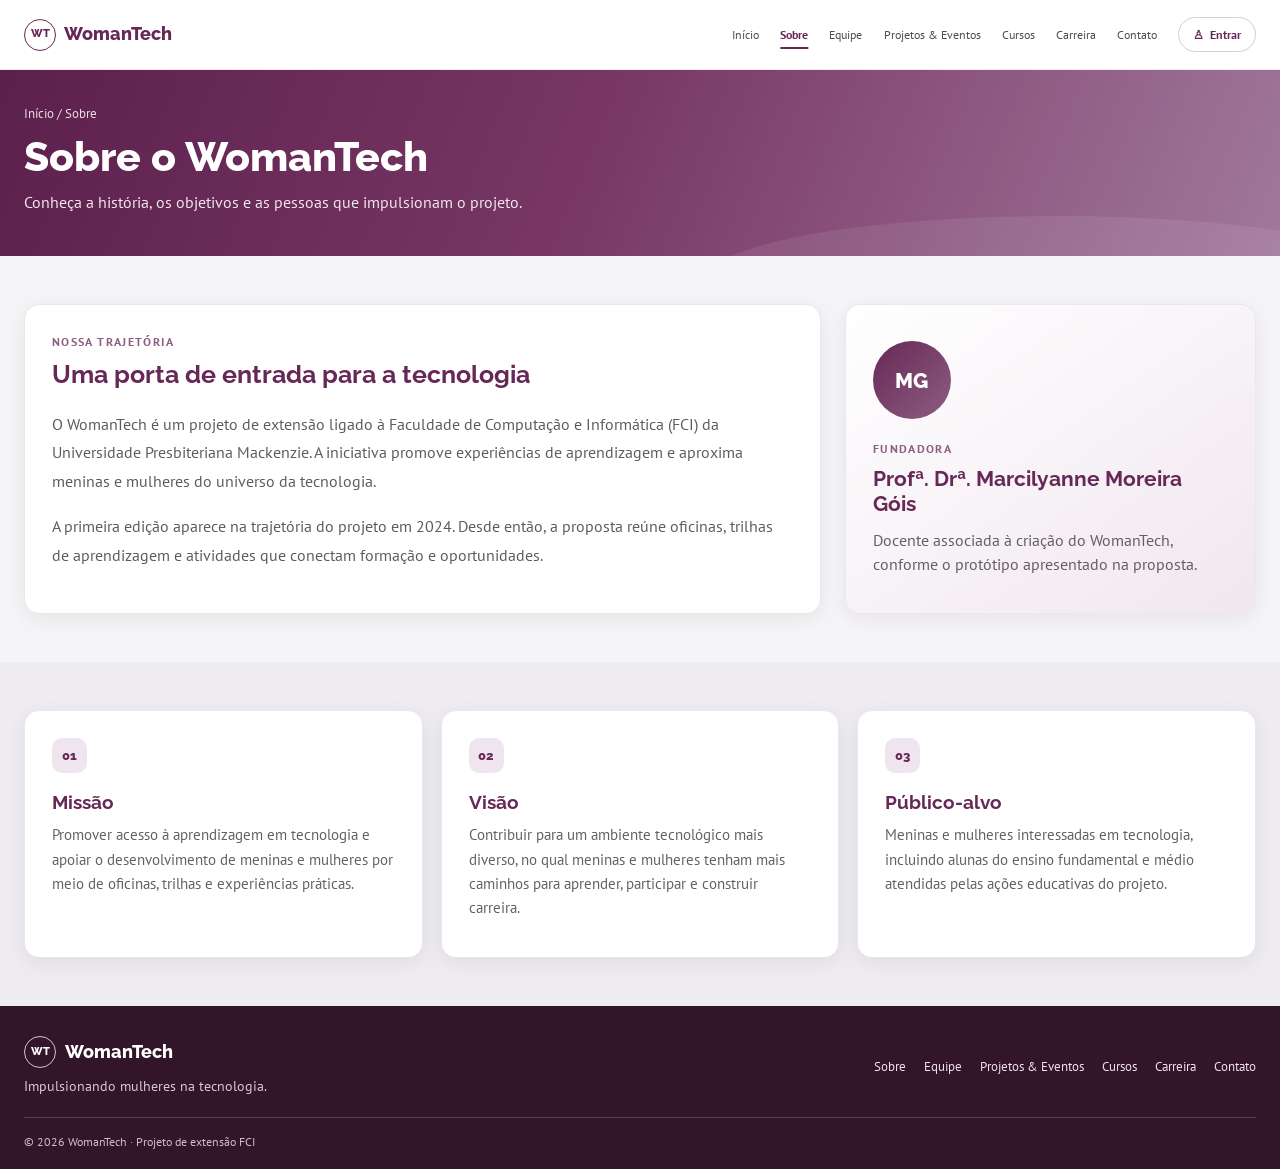
<file: projetoWomanTech/sobre.html>
<!DOCTYPE html>
<html lang="pt-BR">

<head>
    <meta charset="UTF-8">
    <meta name="viewport" content="width=device-width, initial-scale=1.0">
    <meta name="description" content="Conheça a história e os objetivos do WomanTech.">
    <title>Sobre | WomanTech</title>
    <link rel="preconnect" href="https://fonts.googleapis.com">
    <link rel="preconnect" href="https://fonts.gstatic.com" crossorigin>
    <link
        href="https://fonts.googleapis.com/css2?family=PT+Sans:wght@400;700&family=Raleway:wght@400;500;600;700;800&display=swap"
        rel="stylesheet">
    <link rel="stylesheet" href="css/global.css">
    <link rel="stylesheet" href="css/sobre.css">
    <script src="js/script.js" defer></script>
</head>

<body>
    <div id="header"></div>
    <main>
        <section class="page-banner">
            <div class="container">
                <p class="breadcrumb">Início / Sobre</p>
                <h1>Sobre o WomanTech</h1>
                <p>Conheça a história, os objetivos e as pessoas que impulsionam o projeto.</p>
            </div>
        </section>
        <section class="section">
            <div class="container about-layout">
                <article class="content-panel">
                    <p class="section-kicker">Nossa trajetória</p>
                    <h2>Uma porta de entrada para a tecnologia</h2>
                    <p>O WomanTech é um projeto de extensão ligado à Faculdade de Computação e Informática (FCI) da
                        Universidade Presbiteriana Mackenzie. A iniciativa promove experiências de aprendizagem e
                        aproxima meninas e mulheres do universo da tecnologia.</p>
                    <p>A primeira edição aparece na trajetória do projeto em 2024. Desde então, a proposta reúne
                        oficinas, trilhas de aprendizagem e atividades que conectam formação e oportunidades.</p>
                    <!-- <p class="content-note">O histórico detalhado e as datas de cada edição devem ser revisados pela
                        coordenação antes da publicação definitiva.</p> -->
                </article>
                <aside class="founder-panel">
                    <div class="founder-mark" aria-hidden="true">MG</div>
                    <p class="section-kicker">Fundadora</p>
                    <h2>Profª. Drª. Marcilyanne Moreira Góis</h2>
                    <p>Docente associada à criação do WomanTech, conforme o protótipo apresentado na proposta.</p>
                </aside>
            </div>
        </section>
        <section class="section section--soft">
            <div class="container purpose-grid">
                <article class="purpose-card"><span class="purpose-number">01</span>
                    <h2>Missão</h2>
                    <p>Promover acesso à aprendizagem em tecnologia e apoiar o desenvolvimento de meninas e mulheres por meio de oficinas, trilhas e experiências práticas.</p>
                        <!-- <span class="content-note">Texto sugerido para validação institucional.</span> -->
                </article>
                <article class="purpose-card"><span class="purpose-number">02</span>
                    <h2>Visão</h2>
                    <p>Contribuir para um ambiente tecnológico mais diverso, no qual meninas e mulheres tenham mais caminhos para aprender, participar e construir carreira.</p>
                    <!-- <span class="content-note">Texto sugerido para validação institucional.</span> -->
                </article>
                <article class="purpose-card"><span class="purpose-number">03</span>
                    <h2>Público-alvo</h2>
                    <p>Meninas e mulheres interessadas em tecnologia, incluindo alunas do ensino fundamental e médio atendidas pelas ações educativas do projeto.</p>
                    <!-- <span class="content-note">Confirmar a definição oficial com a coordenação.</span> -->
                </article>
            </div>
        </section>
    </main>
    <div id="footer"></div>
</body>

</html>
</file>
<file: projetoWomanTech/css/global.css>
/* WOMANTECH — estilos compartilhados, seguindo a proposta visual */
:root {
    --primary: #682857;
    --secondary: #8d5e81;
    --plum-dark: #401536;
    --text: #302b31;
    --muted: #77717a;
    --light: #f5f4f6;
    --lighter: #ded9e2;
    --white: #fff;
    --green: #2f805c;
    --font-heading: "Raleway", sans-serif;
    --font-body: "PT Sans", sans-serif;
    --content-width: 1320px;
    --radius: 15px;
    --shadow: 0 5px 20px rgba(56, 27, 50, .07);
    --transition: .2s ease
}

* {
    box-sizing: border-box
}

html {
    scroll-behavior: smooth
}

body {
    margin: 0;
    min-height: 100vh;
    color: var(--text);
    background: var(--light);
    font-family: var(--font-body);
    line-height: 1.5
}

h1,
h2,
h3,
h4 {
    font-family: var(--font-heading);
    line-height: 1.18;
    margin-top: 0
}

p {
    margin-top: 0
}

img,
video,
svg {
    max-width: 100%
}

img {
    display: block
}

a {
    color: inherit;
    text-decoration: none
}

button,
input,
textarea,
select {
    font: inherit
}

button {
    cursor: pointer
}

[hidden] {
    display: none !important
}

a:focus-visible,
button:focus-visible,
input:focus-visible,
textarea:focus-visible,
select:focus-visible {
    outline: 3px solid #ba8cad;
    outline-offset: 3px
}

.container {
    width: min(var(--content-width), calc(100% - 48px));
    margin-inline: auto
}

.section {
    padding: 48px 0
}

.section--soft {
    background: #eeecf0
}

.section-kicker {
    margin: 0 0 9px;
    color: var(--secondary);
    font-size: .78rem;
    font-weight: 700;
    letter-spacing: .11em;
    text-transform: uppercase
}

.content-note {
    display: block;
    margin-top: 15px;
    color: #7b737d;
    font-size: .82rem;
    line-height: 1.5
}

.breadcrumb {
    margin: 0 0 9px;
    color: #e9dbe7;
    font-size: .82rem
}

.breadcrumb--light {
    color: #f0e3ef
}

.section-title {
    margin: 0 0 24px;
    color: var(--primary);
    font-size: clamp(1.5rem, 3vw, 2.2rem)
}

.button {
    display: inline-flex;
    gap: 8px;
    align-items: center;
    justify-content: center;
    min-height: 41px;
    padding: 10px 18px;
    border: 1px solid transparent;
    border-radius: 999px;
    font-size: .88rem;
    font-weight: 700;
    text-align: center;
    transition: transform var(--transition), background var(--transition), border-color var(--transition)
}

.button:hover {
    transform: translateY(-1px)
}

.button--primary {
    color: var(--white);
    background: var(--primary)
}

.button--primary:hover {
    background: var(--plum-dark)
}

.button--light {
    color: var(--primary);
    background: var(--white);
    box-shadow: 0 3px 10px rgba(26, 12, 24, .08)
}

.button--light:hover {
    background: #f6edf4
}

.button--hero-outline {
    border-color: rgba(255, 255, 255, .85);
    color: var(--white);
    background: transparent
}

.button--hero-outline:hover,
.button--hero-ghost:hover {
    background: rgba(255, 255, 255, .12)
}

.button--hero-ghost {
    border-color: rgba(255, 255, 255, .45);
    color: var(--white);
    background: transparent
}

.button--small {
    min-height: 34px;
    padding: 7px 14px;
    font-size: .78rem
}

.button-group {
    display: flex;
    flex-wrap: wrap;
    align-items: center;
    justify-content: center;
    gap: 10px
}

.button-group--left {
    justify-content: flex-start
}

.text-link {
    color: var(--primary);
    font-size: .86rem;
    font-weight: 700
}

.text-link:hover {
    text-decoration: underline;
    text-underline-offset: 4px
}

/* Cabeçalho inspirado no protótipo */
.site-header {
    position: relative;
    z-index: 20;
    background: #fff;
    border-bottom: 1px solid #eee9ef
}

.header-inner {
    display: flex;
    min-height: 69px;
    align-items: center;
    justify-content: space-between;
    gap: 20px
}

.site-logo {
    display: inline-flex;
    flex: none;
    align-items: center;
    gap: 8px;
    color: var(--primary);
    font-family: var(--font-heading);
    font-size: 1.1rem;
    font-weight: 800;
    white-space: nowrap
}

.site-logo__mark {
    display: inline-grid;
    width: 32px;
    height: 32px;
    place-items: center;
    border: 1.5px solid var(--primary);
    border-radius: 50%;
    color: var(--primary);
    font-family: var(--font-heading);
    font-size: .68rem;
    font-weight: 800
}

.site-nav {
    display: flex;
    align-items: center;
    justify-content: center;
    gap: clamp(12px, 1.65vw, 25px)
}

.site-nav a {
    padding: 9px 0;
    color: #554b55;
    font-size: .78rem;
    white-space: nowrap
}

.site-nav a:hover,
.site-nav a[aria-current=page] {
    color: var(--primary);
    font-weight: 700
}

.site-nav a[aria-current=page] {
    text-decoration: underline;
    text-decoration-thickness: 2px;
    text-underline-offset: 8px
}

.site-nav .nav-login {
    display: inline-flex;
    align-items: center;
    gap: 6px;
    padding: 7px 14px;
    border: 1px solid #d7cbd5;
    border-radius: 999px;
    color: var(--primary);
    font-weight: 700
}

.menu-toggle {
    display: none;
    padding: 8px 12px;
    border: 1px solid var(--lighter);
    border-radius: 8px;
    color: var(--primary);
    background: #fff
}

/* Hero de páginas internas */
.page-banner,
.career-banner,
.courses-banner {
    position: relative;
    overflow: hidden;
    color: #fff;
    background: linear-gradient(112deg, #5c204d 0%, #783765 46%, #a1789c 100%)
}

.page-banner {
    padding: 34px 0 42px
}

.page-banner::after,
.career-banner::after,
.courses-banner::after {
    position: absolute;
    right: -10%;
    bottom: -90px;
    width: 55%;
    height: 130px;
    border-radius: 50%;
    background: rgba(255, 255, 255, .08);
    content: "";
    pointer-events: none
}

.page-banner .container,
.career-banner .container,
.courses-banner .container {
    position: relative;
    z-index: 1
}

.page-banner h1,
.career-banner h1,
.courses-banner h1 {
    margin: 0 0 10px;
    font-size: clamp(1.9rem, 4vw, 2.55rem);
    font-weight: 800
}

.page-banner p:last-child,
.career-banner p:last-child,
.courses-banner p:last-child {
    max-width: 790px;
    margin-bottom: 0;
    color: #f0e7ef;
    font-size: .97rem
}

.site-footer {
    margin-top: 0;
    padding: 30px 0 18px;
    color: #f6edf5;
    background: #32142b
}

.footer-inner {
    display: grid;
    grid-template-columns: 1fr auto;
    gap: 20px 40px;
    align-items: center
}

.footer-brand-block p {
    margin: 8px 0 0;
    color: #d7c7d4;
    font-size: .85rem
}

.footer-logo {
    display: inline-flex;
    align-items: center;
    gap: 9px;
    color: #fff;
    font-family: var(--font-heading);
    font-size: 1.1rem;
    font-weight: 800
}

.footer-logo .site-logo__mark {
    border-color: #d8bfd2;
    color: #fff
}

.footer-nav {
    display: flex;
    flex-wrap: wrap;
    gap: 8px 18px
}

.footer-nav a {
    font-size: .82rem;
    color: #eee1eb
}

.footer-nav a:hover {
    text-decoration: underline
}

.footer-copy {
    grid-column: 1/-1;
    margin: 0;
    padding-top: 14px;
    border-top: 1px solid rgba(255, 255, 255, .16);
    color: #cdbdca;
    font-size: .78rem
}

.load-error {
    margin: 0;
    padding: 10px 15px;
    color: #8a1f1f;
    background: #fff0f0
}

.empty-state {
    margin: 24px 0;
    padding: 24px;
    border: 1px dashed #cfc2ce;
    border-radius: 12px;
    color: #716671;
    text-align: center
}

.visually-hidden {
    position: absolute;
    width: 1px;
    height: 1px;
    padding: 0;
    margin: -1px;
    overflow: hidden;
    clip: rect(0, 0, 0, 0);
    white-space: nowrap;
    border: 0
}

@media(max-width:1100px) {
    .header-inner {
        flex-wrap: wrap;
        padding-block: 10px
    }

    .menu-toggle {
        display: inline-flex;
        align-items: center;
        gap: 8px
    }

    .site-nav {
        display: none;
        flex: 1 0 100%;
        align-items: stretch;
        flex-direction: column;
        gap: 1px;
        padding: 8px 0
    }

    .site-nav.is-open {
        display: flex
    }

    .site-nav a {
        padding: 10px
    }

    .site-nav .nav-login {
        align-self: flex-start
    }

    .site-nav a[aria-current=page] {
        text-decoration: none;
        background: #f5edf4;
        border-radius: 7px
    }

    .footer-inner {
        grid-template-columns: 1fr
    }

    .footer-copy {
        grid-column: auto
    }
}

@media(max-width:600px) {
    .container {
        width: min(var(--content-width), calc(100% - 30px))
    }

    .section {
        padding: 35px 0
    }

    .page-banner {
        padding: 28px 0 33px
    }

    .button-group--left {
        align-items: stretch;
        flex-direction: column
    }

    .button-group--left .button {
        width: 100%
    }
}

@media(prefers-reduced-motion:reduce) {
    html {
        scroll-behavior: auto
    }

    *,
    *::before,
    *::after {
        animation-duration: .01ms !important;
        animation-iteration-count: 1 !important;
        transition-duration: .01ms !important
    }
}
</file>
<file: projetoWomanTech/css/inicio.css>
/* INÍCIO — composição semelhante ao protótipo do PDF */
.home-hero {
    position: relative;
    overflow: hidden;
    color: #fff;
    background: linear-gradient(112deg, #5a204a 0%, #743463 46%, #9b7294 100%)
}

.home-hero::after {
    position: absolute;
    right: -5%;
    bottom: -70px;
    left: -5%;
    height: 105px;
    border-radius: 50% 50% 0 0/45% 45% 0 0;
    background: var(--light);
    content: ""
}

.home-hero__inner {
    position: relative;
    z-index: 1;
    display: grid;
    grid-template-columns: 1.2fr .8fr;
    align-items: center;
    gap: 50px;
    min-height: 340px;
    padding-top: 42px;
    padding-bottom: 65px
}

.home-hero__copy {
    max-width: 690px
}

.hero-kicker {
    display: inline-block;
    margin: 0 0 15px;
    padding: 5px 10px;
    border: 1px solid rgba(255, 255, 255, .26);
    border-radius: 999px;
    color: #f8ebf5;
    background: rgba(255, 255, 255, .1);
    font-size: .72rem
}

.home-hero h1 {
    max-width: 700px;
    margin: 0 0 13px;
    color: #fff;
    font-size: clamp(2.15rem, 4.2vw, 3.4rem);
    font-weight: 800;
    letter-spacing: -.03em
}

.home-hero__lead {
    max-width: 610px;
    margin: 0 0 24px;
    color: #f5eaf4;
    font-size: 1rem
}

.home-hero__brand {
    display: flex;
    justify-content: center;
    align-items: center
}

.home-hero__brand-circle {
    display: flex;
    width: 240px;
    height: 240px;
    flex-direction: column;
    align-items: center;
    justify-content: center;
    gap: 10px;
    border-radius: 50%;
    color: var(--primary);
    background: #fff;
    box-shadow: 0 15px 35px rgba(36, 13, 32, .13)
}

.brand-monogram {
    display: grid;
    width: 66px;
    height: 66px;
    place-items: center;
    border: 2px solid var(--primary);
    border-radius: 50%;
    font-family: var(--font-heading);
    font-size: 1.6rem;
    font-weight: 800
}

.home-hero__brand-circle strong {
    font-family: var(--font-heading);
    font-size: 1.1rem;
    letter-spacing: .04em
}

.impact-strip {
    position: relative;
    z-index: 2;
    margin-top: -15px
}

.impact-grid {
    display: grid;
    grid-template-columns: repeat(4, 1fr);
    overflow: hidden;
    border-radius: 13px;
    background: #fff;
    box-shadow: var(--shadow)
}

.impact-item {
    display: flex;
    min-height: 77px;
    flex-direction: column;
    align-items: center;
    justify-content: center;
    padding: 12px;
    border-right: 1px solid #f0edf1;
    text-align: center
}

.impact-item:last-child {
    border-right: 0
}

.impact-item strong {
    color: var(--primary);
    font-family: var(--font-heading);
    font-size: 1.5rem;
    font-weight: 800;
    line-height: 1.15
}

.impact-item span {
    margin-top: 3px;
    color: #777079;
    font-size: .75rem
}

.home-fronts {
    padding: 20px 0 17px
}

.fronts-grid {
    display: grid;
    grid-template-columns: repeat(3, minmax(0, 1fr));
    gap: 17px
}

.front-card {
    display: flex;
    min-height: 100px;
    align-items: flex-start;
    gap: 13px;
    padding: 16px;
    border: 1px solid #eee9ef;
    border-radius: 13px;
    background: #fff;
    box-shadow: var(--shadow)
}

.front-icon {
    display: grid;
    flex: 0 0 39px;
    width: 39px;
    height: 39px;
    place-items: center;
    border-radius: 10px;
    color: #fff;
    background: linear-gradient(135deg, var(--primary), var(--secondary));
    font-size: 1.05rem
}

.front-card h2 {
    margin: 1px 0 6px;
    color: var(--primary);
    font-size: 1rem
}

.front-card p {
    margin: 0 0 8px;
    color: #706873;
    font-size: .78rem;
    line-height: 1.45
}

.front-card .text-link {
    font-size: .78rem
}

.partner-strip {
    padding: 4px 0 34px
}

.partner-strip__inner {
    display: flex;
    flex-wrap: wrap;
    align-items: center;
    gap: 9px
}

.partner-strip__inner>strong {
    margin-right: 8px;
    color: #5f5660;
    font-size: .78rem
}

.partner-pill {
    padding: 5px 10px;
    border: 1px solid #e4dfe6;
    border-radius: 999px;
    color: #645c66;
    background: #fff;
    font-size: .7rem;
    white-space: nowrap
}

@media(max-width:850px) {
    .home-hero__inner {
        grid-template-columns: 1fr .55fr;
        gap: 20px
    }

    .home-hero__brand-circle {
        width: 180px;
        height: 180px
    }

    .brand-monogram {
        width: 55px;
        height: 55px
    }

    .home-hero__brand-circle strong {
        font-size: .9rem
    }

    .fronts-grid {
        grid-template-columns: 1fr
    }

    .front-card {
        min-height: unset
    }
}

@media(max-width:600px) {
    .home-hero__inner {
        grid-template-columns: 1fr;
        gap: 25px;
        padding-top: 35px;
        padding-bottom: 75px
    }

    .home-hero__brand {
        display: none
    }

    .home-hero h1 {
        font-size: 2.2rem
    }

    .impact-grid {
        grid-template-columns: repeat(2, 1fr)
    }

    .impact-item:nth-child(2) {
        border-right: 0
    }

    .impact-item:nth-child(-n+2) {
        border-bottom: 1px solid #f0edf1
    }

    .partner-strip__inner {
        gap: 7px
    }

    .partner-strip__inner>strong {
        flex-basis: 100%
    }
}
</file>
<file: projetoWomanTech/css/carreira.css>
/* CARREIRA — filtros laterais e mural de vagas do protótipo */
.career-banner {
    padding: 31px 0 35px
}

.career-section {
    padding-top: 29px
}

.career-layout {
    display: grid;
    grid-template-columns: 220px minmax(0, 1fr);
    gap: 20px;
    align-items: start
}

.career-filters {
    padding: 18px 16px;
    border: 1px solid #ebe4ed;
    border-radius: 14px;
    background: #fff;
    box-shadow: var(--shadow)
}

.filters-heading {
    display: flex;
    align-items: center;
    justify-content: space-between;
    gap: 10px;
    margin-bottom: 14px
}

.filters-heading h2 {
    margin: 0;
    color: var(--primary);
    font-size: 1rem
}

.reset-filters {
    padding: 3px 0;
    border: 0;
    color: #877887;
    background: transparent;
    font-size: .72rem;
    text-decoration: underline
}

.filter-label,
.career-filters legend {
    display: block;
    margin: 15px 0 8px;
    color: #625763;
    font-size: .78rem;
    font-weight: 700
}

.control-input {
    width: 100%;
    min-height: 38px;
    padding: 8px 10px;
    border: 1px solid #e3dbe5;
    border-radius: 8px;
    color: #4f4650;
    background: #fff;
    font-size: .78rem
}

.career-filters fieldset {
    display: flex;
    flex-direction: column;
    gap: 8px;
    margin: 16px 0 0;
    padding: 0;
    border: 0
}

.career-filters fieldset legend {
    margin: 0 0 9px;
    padding: 0
}

.career-filters fieldset>label {
    display: flex;
    align-items: center;
    gap: 8px;
    color: #6b626d;
    font-size: .76rem
}

.career-filters input[type=checkbox] {
    accent-color: var(--primary)
}

.area-chips {
    display: flex;
    flex-wrap: wrap;
    gap: 5px
}

.area-chips label {
    position: relative
}

.area-chips input {
    position: absolute;
    width: 1px;
    height: 1px;
    opacity: 0
}

.area-chips span {
    display: inline-block;
    padding: 5px 8px;
    border: 1px solid #e6dee7;
    border-radius: 7px;
    color: #6d6370;
    background: #faf8fb;
    font-size: .68rem
}

.area-chips input:checked+span {
    border-color: var(--primary);
    color: #fff;
    background: var(--primary)
}

.area-chips input:focus-visible+span {
    outline: 3px solid #ba8cad;
    outline-offset: 2px
}

.affirmative-toggle {
    display: flex;
    align-items: center;
    gap: 8px;
    margin-top: 19px;
    padding-top: 15px;
    border-top: 1px solid #f0ebf1;
    color: #625763;
    font-size: .75rem;
    font-weight: 700
}

.affirmative-toggle input {
    position: absolute;
    opacity: 0
}

.toggle-ui {
    position: relative;
    display: inline-block;
    flex: 0 0 30px;
    width: 30px;
    height: 17px;
    border-radius: 99px;
    background: #cfc5d0;
    transition: background var(--transition)
}

.toggle-ui::after {
    position: absolute;
    top: 3px;
    left: 3px;
    width: 11px;
    height: 11px;
    border-radius: 50%;
    background: #fff;
    content: "";
    transition: transform var(--transition)
}

.affirmative-toggle input:checked+.toggle-ui {
    background: var(--primary)
}

.affirmative-toggle input:checked+.toggle-ui::after {
    transform: translateX(13px)
}

.affirmative-toggle input:focus-visible+.toggle-ui {
    outline: 3px solid #ba8cad;
    outline-offset: 3px
}

.career-results {
    min-width: 0
}

.career-results__heading {
    display: flex;
    align-items: center;
    justify-content: space-between;
    gap: 13px;
    margin-bottom: 13px
}

.career-results__heading h2 {
    margin: 0 0 4px;
    color: var(--primary);
    font-size: 1.2rem
}

.career-results__heading p {
    margin: 0;
    color: #8a808c;
    font-size: .75rem
}

.sort-label {
    display: flex;
    align-items: center;
    gap: 8px;
    color: #867c88;
    font-size: .72rem
}

.sort-label select {
    max-width: 170px;
    padding: 8px 10px;
    border: 1px solid #e6dfe8;
    border-radius: 8px;
    background: #fff;
    color: #645966;
    font-size: .72rem
}

.prototype-notice--career {
    margin-bottom: 13px;
    font-size: .75rem
}

.career-list {
    display: flex;
    flex-direction: column;
    gap: 10px
}

.job-card {
    display: grid;
    grid-template-columns: 42px minmax(0, 1fr) auto;
    align-items: center;
    gap: 13px;
    padding: 13px;
    border: 1px solid #ebe4ed;
    border-radius: 13px;
    background: #fff;
    box-shadow: var(--shadow)
}

.job-icon {
    display: grid;
    width: 40px;
    height: 40px;
    place-items: center;
    border-radius: 10px;
    color: #fff;
    background: linear-gradient(135deg, var(--primary), var(--secondary));
    font-family: var(--font-heading);
    font-size: .9rem;
    font-weight: 800
}

.job-main {
    min-width: 0
}

.job-main h3 {
    margin: 0 0 4px;
    color: #493343;
    font-size: .88rem
}

.job-company {
    margin: 0 0 8px;
    color: #847a86;
    font-size: .68rem;
    line-height: 1.4
}

.job-company span {
    margin: 0 3px;
    color: #b7acb9
}

.job-tags {
    display: flex;
    flex-wrap: wrap;
    gap: 5px
}

.job-level,
.affirmative-badge {
    padding: 4px 8px;
    border-radius: 999px;
    font-size: .63rem;
    font-weight: 700
}

.job-level {
    color: #735c70;
    background: #f3edf3
}

.affirmative-badge {
    color: #367454;
    background: #e8f5ed
}

.job-side {
    display: flex;
    min-width: 130px;
    flex-direction: column;
    align-items: flex-end;
    gap: 9px
}

.job-deadline {
    color: #7e7481;
    font-size: .65rem;
    white-space: nowrap
}

.job-actions {
    display: flex;
    align-items: center;
    gap: 6px
}

.save-job {
    display: grid;
    width: 30px;
    height: 30px;
    place-items: center;
    border: 1px solid #e6dce7;
    border-radius: 9px;
    color: var(--primary);
    background: #fff;
    font-size: 1.2rem
}

.save-job.is-saved {
    color: #fff;
    background: var(--primary)
}

.career-feedback {
    min-height: 1.5em;
    margin: 12px 0 0;
    color: var(--primary);
    font-size: .78rem
}

.career-results .empty-state {
    margin-top: 10px
}

.career-results .prototype-notice {
    line-height: 1.45
}

@media(max-width:950px) {
    .career-layout {
        grid-template-columns: 190px minmax(0, 1fr)
    }

    .job-card {
        grid-template-columns: 38px minmax(0, 1fr)
    }

    .job-side {
        grid-column: 2;
        flex-direction: row;
        align-items: center;
        justify-content: space-between;
        min-width: unset
    }

    .job-icon {
        grid-row: 1 / span 2;
        align-self: start
    }
}

@media(max-width:650px) {
    .career-layout {
        grid-template-columns: 1fr
    }

    .career-results__heading {
        align-items: flex-start;
        flex-direction: column
    }

    .sort-label {
        width: 100%;
        justify-content: space-between
    }

    .sort-label select {
        flex: 1;
        max-width: none
    }

    .job-card {
        gap: 10px;
        padding: 11px
    }

    .job-main h3 {
        font-size: .83rem
    }

    .job-company {
        font-size: .65rem
    }

    .job-side {
        gap: 6px
    }

    .job-actions {
        gap: 4px
    }

    .button--small {
        padding: 7px 10px;
        font-size: .7rem
    }
}
</file>
<file: projetoWomanTech/css/contato.css>
/* CONTATO */
.contact-layout {
    display: grid;
    grid-template-columns: minmax(0, .8fr) minmax(0, 1.2fr);
    gap: 25px;
    align-items: start
}

.contact-panel,
.contact-form {
    padding: 27px;
    border: 1px solid #ebe5ed;
    border-radius: 15px;
    background: #fff;
    box-shadow: var(--shadow)
}

.contact-panel h2,
.contact-form h2 {
    margin-bottom: 10px;
    color: var(--primary);
    font-size: 1.4rem
}

.contact-panel>p:not(.section-kicker),
.contact-form>p {
    color: #756b78;
    font-size: .88rem;
    line-height: 1.6
}

.contact-item {
    display: flex;
    align-items: center;
    gap: 13px;
    margin-top: 21px
}

.contact-symbol {
    display: grid;
    flex: 0 0 42px;
    width: 42px;
    height: 42px;
    place-items: center;
    border-radius: 12px;
    color: #fff;
    background: linear-gradient(135deg, var(--primary), var(--secondary));
    font-size: 1.2rem
}

.contact-item strong,
.contact-item a,
.contact-item span:not(.contact-symbol) {
    display: block
}

.contact-item strong {
    margin-bottom: 3px;
    color: #554a56;
    font-size: .8rem
}

.contact-item a,
.contact-item div>span {
    color: #746a76;
    font-size: .83rem;
    overflow-wrap: anywhere
}

.contact-item a:hover {
    text-decoration: underline
}

.contact-note {
    margin-top: 24px;
    padding-top: 14px;
    border-top: 1px solid #eee8ef;
    color: #857a87;
    font-size: .78rem;
    line-height: 1.6
}

.contact-form {
    display: flex;
    flex-direction: column;
    gap: 8px
}

.contact-form label {
    margin-top: 5px;
    color: #5c515d;
    font-size: .8rem;
    font-weight: 700
}

.contact-form input,
.contact-form textarea {
    width: 100%;
    padding: 11px 12px;
    border: 1px solid #ded5e0;
    border-radius: 8px;
    color: #453b46;
    background: #fff;
    font-size: .85rem
}

.contact-form textarea {
    resize: vertical
}

.contact-form button {
    align-self: flex-start;
    margin-top: 9px
}

.form-footnote {
    margin: 6px 0 0;
    color: #938995;
    font-size: .72rem !important
}

@media(max-width:760px) {
    .contact-layout {
        grid-template-columns: 1fr
    }

    .contact-panel,
    .contact-form {
        padding: 21px
    }
}
</file>
<file: projetoWomanTech/css/cursos.css>
/* CURSOS — catálogo visual com busca e filtro de nível */
.courses-banner {
    padding: 31px 0 34px
}

.courses-banner__inner {
    display: flex;
    align-items: center;
    justify-content: space-between;
    gap: 22px
}

.courses-banner__inner>div:first-child {
    max-width: 760px
}

.courses-banner h1 {
    margin-bottom: 10px
}

.courses-banner__actions {
    display: flex;
    flex: none;
    gap: 9px
}

.catalog-controls {
    display: flex;
    align-items: center;
    gap: 12px;
    margin-bottom: 15px
}

.search-field {
    display: flex;
    flex: 1;
    align-items: center;
    gap: 9px;
    min-width: 180px;
    padding: 0 13px;
    border: 1px solid #e5dfe8;
    border-radius: 999px;
    background: #fff;
    color: #847b87
}

.search-field>span:first-child {
    font-size: 1.2rem
}

.search-field input {
    width: 100%;
    min-height: 38px;
    border: 0;
    outline: none;
    color: #4f4550;
    background: transparent;
    font-size: .82rem
}

.search-field input:focus-visible {
    outline: 0
}

.level-filters {
    display: flex;
    flex-wrap: wrap;
    justify-content: flex-end;
    gap: 6px
}

.level-filters .filter-chip {
    padding: 7px 10px;
    font-size: .7rem
}

.prototype-notice {
    margin: 0 0 18px;
    padding: 10px 14px;
    border-left: 3px solid var(--secondary);
    border-radius: 0 8px 8px 0;
    color: #766b79;
    background: #fff;
    font-size: .78rem;
    line-height: 1.5
}

.prototype-notice strong {
    color: var(--primary)
}

.course-grid {
    display: grid;
    grid-template-columns: repeat(4, minmax(0, 1fr));
    gap: 13px
}

.course-card {
    display: flex;
    min-width: 0;
    flex-direction: column;
    padding: 15px;
    border: 1px solid #eae4ec;
    border-radius: 13px;
    background: #fff;
    box-shadow: var(--shadow)
}

.course-card__top {
    display: flex;
    align-items: center;
    justify-content: space-between;
    gap: 8px;
    margin-bottom: 12px
}

.course-icon {
    display: grid;
    width: 38px;
    height: 38px;
    place-items: center;
    border-radius: 10px;
    color: #fff;
    background: linear-gradient(135deg, var(--primary), var(--secondary));
    font-family: var(--font-heading);
    font-size: 1rem;
    font-weight: 800
}

.lesson-count {
    color: #867d88;
    font-size: .68rem;
    white-space: nowrap
}

.course-card h2 {
    min-height: 2.5em;
    margin: 0 0 6px;
    color: #4c3347;
    font-size: .86rem;
    line-height: 1.32
}

.course-card>p {
    min-height: 2.6em;
    margin: 0 0 10px;
    color: #7c737e;
    font-size: .74rem;
    line-height: 1.45
}

.level-list {
    display: flex;
    flex-wrap: wrap;
    gap: 4px;
    margin: 0 0 13px
}

.level-list span {
    padding: 4px 6px;
    border: 1px solid #e7dfe8;
    border-radius: 999px;
    color: #776a79;
    background: #fbf9fb;
    font-size: .6rem
}

.course-card__bottom {
    display: flex;
    align-items: center;
    justify-content: space-between;
    gap: 7px;
    margin-top: auto;
    padding-top: 9px;
    border-top: 1px solid #f0ecf1
}

.course-card__bottom>span {
    color: #897f8b;
    font-size: .62rem
}

.course-card__bottom a {
    color: var(--primary);
    font-size: .7rem;
    font-weight: 700;
    white-space: nowrap
}

.course-card__bottom a:hover {
    text-decoration: underline
}

.empty-state {
    background: #fff
}

@media(max-width:1000px) {
    .course-grid {
        grid-template-columns: repeat(3, minmax(0, 1fr))
    }

    .courses-banner__inner {
        align-items: flex-start;
        flex-direction: column
    }

    .courses-banner__actions {
        flex-wrap: wrap
    }
}

@media(max-width:760px) {
    .catalog-controls {
        align-items: stretch;
        flex-direction: column
    }

    .level-filters {
        justify-content: flex-start
    }

    .course-grid {
        grid-template-columns: repeat(2, minmax(0, 1fr))
    }
}

@media(max-width:520px) {
    .course-grid {
        grid-template-columns: 1fr
    }

    .course-card h2,
    .course-card>p {
        min-height: unset
    }

    .courses-banner__actions {
        width: 100%
    }

    .courses-banner__actions .button {
        flex: 1
    }
}
</file>
<file: projetoWomanTech/css/entrar.css>
/* ENTRAR — layout do protótipo de autenticação */
.login-main {
    display: grid;
    min-height: calc(100vh - 160px);
    place-items: center;
    padding: 35px 24px
}

.login-shell {
    display: grid;
    width: min(1050px, 100%);
    min-height: 500px;
    grid-template-columns: 1fr 1fr;
    overflow: hidden;
    border-radius: 17px;
    background: #fff;
    box-shadow: 0 15px 48px rgba(50, 20, 43, .12)
}

.login-intro {
    display: flex;
    flex-direction: column;
    justify-content: center;
    padding: clamp(28px, 5vw, 58px);
    color: #fff;
    background: linear-gradient(140deg, #5b204b, #9a7094)
}

.login-brand {
    display: inline-flex;
    align-items: center;
    gap: 9px;
    margin-bottom: 52px;
    color: #fff;
    font-family: var(--font-heading);
    font-size: 1rem;
    font-weight: 800
}

.login-brand .site-logo__mark {
    border-color: #fff;
    color: #fff
}

.login-intro h1 {
    max-width: 400px;
    margin: 0 0 15px;
    font-size: clamp(1.8rem, 3vw, 2.6rem);
    font-weight: 800
}

.login-intro>p {
    max-width: 400px;
    color: #f0e5ee;
    font-size: .9rem
}

.login-intro ul {
    display: flex;
    flex-direction: column;
    gap: 11px;
    margin: 12px 0 0;
    padding: 0;
    list-style: none;
    color: #f7edf5;
    font-size: .82rem
}

.login-form-panel {
    display: flex;
    flex-direction: column;
    justify-content: center;
    padding: clamp(24px, 4vw, 48px);
    background: #f9f8fa
}

.login-form {
    width: 100%;
    max-width: 360px;
    margin: 0 auto;
    padding: 25px;
    border: 1px solid #eee7ef;
    border-radius: 14px;
    background: #fff;
    box-shadow: var(--shadow)
}

.login-form h2 {
    margin: 0 0 6px;
    color: var(--primary);
    font-size: 1.45rem
}

.login-form>p:not(.section-kicker) {
    margin-bottom: 16px;
    color: #8a808c;
    font-size: .78rem
}

.role-switch {
    display: grid;
    grid-template-columns: repeat(3, 1fr);
    gap: 7px;
    margin: 15px 0 19px
}

.role-switch button {
    display: flex;
    min-height: 55px;
    flex-direction: column;
    align-items: center;
    justify-content: center;
    gap: 3px;
    border: 1px solid #e6dce7;
    border-radius: 9px;
    color: #776b79;
    background: #fff;
    font-size: .85rem
}

.role-switch button span {
    font-size: .7rem
}

.role-switch button.is-active {
    border-color: var(--primary);
    color: var(--primary);
    background: #f6edf4
}

.login-form label {
    display: block;
    margin: 12px 0 6px;
    color: #615663;
    font-size: .76rem;
    font-weight: 700
}

.login-form>input {
    width: 100%;
    min-height: 39px;
    padding: 10px 12px;
    border: 1px solid #e1d8e2;
    border-radius: 8px;
    background: #fff;
    font-size: .8rem
}

.login-submit {
    width: 100%;
    margin: 17px 0 11px
}

.login-forgot,
.signup-line a {
    color: var(--primary);
    font-size: .75rem;
    text-decoration: underline;
    text-underline-offset: 2px
}

.login-forgot {
    display: block;
    text-align: center
}

.signup-line {
    margin: 15px 0 7px !important;
    color: #6c626e !important;
    text-align: center
}

.minor-notice {
    margin: 0 !important;
    font-size: .68rem !important;
    text-align: center
}

.login-feedback {
    margin: 12px 0 0 !important;
    color: var(--primary) !important;
    font-size: .75rem !important;
    line-height: 1.5
}

.login-note {
    max-width: 360px;
    margin: 12px auto 0;
    color: #897f8b;
    font-size: .72rem;
    line-height: 1.5;
    text-align: center
}

@media(max-width:750px) {
    .login-main {
        padding: 20px 15px
    }

    .login-shell {
        grid-template-columns: 1fr
    }

    .login-intro {
        padding: 30px
    }

    .login-brand {
        margin-bottom: 25px
    }

    .login-intro h1 {
        font-size: 1.85rem
    }

    .login-intro ul {
        display: none
    }

    .login-form-panel {
        padding: 20px
    }

    .login-form {
        padding: 21px
    }
}
</file>
<file: projetoWomanTech/css/equipe.css>
/* EQUIPE — filtros, coordenação em destaque e histórico */
.team-section {
    padding-top: 27px
}

.team-toolbar {
    display: flex;
    align-items: center;
    justify-content: space-between;
    gap: 16px;
    margin-bottom: 24px
}

.chip-group {
    display: flex;
    flex-wrap: wrap;
    gap: 7px
}

.filter-chip {
    padding: 7px 14px;
    border: 1px solid transparent;
    border-radius: 999px;
    color: #6b5d6a;
    background: #eee9f0;
    font-size: .75rem;
    white-space: nowrap
}

.filter-chip:hover {
    border-color: #c6adbf
}

.filter-chip.is-active {
    color: #fff;
    background: var(--primary)
}

.select-control {
    display: flex;
    align-items: center;
    gap: 9px;
    color: #5d545f;
    font-size: .8rem;
    white-space: nowrap
}

.select-control select {
    min-width: 145px;
    padding: 8px 10px;
    border: 1px solid #e1d9e3;
    border-radius: 9px;
    color: #574d58;
    background: #fff
}

.team-layout {
    display: grid;
    grid-template-columns: 245px minmax(0, 1fr);
    gap: 20px;
    align-items: start
}

.coordinator-card {
    padding: 21px 18px;
    border: 1px solid #ece5ee;
    border-radius: 15px;
    background: #fff;
    box-shadow: var(--shadow)
}

.avatar {
    display: grid;
    width: 57px;
    height: 57px;
    place-items: center;
    border-radius: 50%;
    color: #fff;
    background: linear-gradient(135deg, #7e4672, #b08aa9);
    font-family: var(--font-heading);
    font-size: .9rem;
    font-weight: 800
}

.avatar--large {
    width: 86px;
    height: 86px;
    margin: 0 auto 14px;
    font-size: 1.4rem
}

.coordinator-card {
    text-align: center
}

.role-label {
    display: inline-block;
    margin-bottom: 9px;
    padding: 4px 9px;
    border-radius: 999px;
    color: var(--primary);
    background: #f1e6ef;
    font-size: .7rem;
    font-weight: 700
}

.coordinator-card h2 {
    margin: 0 0 8px;
    color: var(--primary);
    font-size: 1.05rem
}

.muted {
    margin-bottom: 16px;
    color: #857c87;
    font-size: .75rem
}

.coordinator-divider {
    height: 1px;
    margin: 16px 0;
    background: #eee8ef
}

.coordinator-card h3 {
    text-align: left;
    color: #574d58;
    font-size: .85rem
}

.professor-list {
    margin: 0;
    padding: 0;
    list-style: none;
    text-align: left
}

.professor-list li {
    padding: 7px 0;
    border-bottom: 1px solid #f2edf2;
    color: #6d636e;
    font-size: .76rem
}

.professor-list li:last-child {
    border-bottom: 0
}

.team-main {
    min-width: 0
}

.team-heading {
    display: flex;
    align-items: end;
    justify-content: space-between;
    gap: 16px;
    margin-bottom: 15px
}

.team-heading .section-kicker {
    margin-bottom: 5px
}

.team-heading h2 {
    margin: 0;
    color: var(--primary);
    font-size: 1.25rem
}

.team-count {
    color: #8a808c;
    font-size: .76rem
}

.people-grid {
    display: grid;
    grid-template-columns: repeat(3, minmax(0, 1fr));
    gap: 12px
}

.person-card {
    min-width: 0;
    padding: 18px 13px 14px;
    border: 1px solid #eee9ef;
    border-radius: 13px;
    background: #fff;
    text-align: center;
    box-shadow: 0 3px 12px rgba(56, 27, 50, .04)
}

.person-card .avatar {
    margin: 0 auto 11px
}

.person-card h3 {
    margin: 0 0 5px;
    color: var(--primary);
    font-size: .83rem;
    overflow-wrap: anywhere
}

.person-card p {
    min-height: 2.1em;
    margin: 0;
    color: #736a76;
    font-size: .72rem;
    line-height: 1.4
}

.person-period {
    display: block;
    margin-top: 9px;
    color: #9a8e9a;
    font-size: .65rem
}

.person-card--new {
    border-style: dashed;
    background: #fcfafc
}

.avatar--add {
    color: var(--primary);
    background: #eee6ee;
    font-size: 1.5rem
}

.person-card--former {
    background: #f9f6fa
}

.team-note {
    margin-top: 21px
}

@media(max-width:1000px) {
    .team-toolbar {
        align-items: flex-start;
        flex-direction: column
    }

    .team-layout {
        grid-template-columns: 210px minmax(0, 1fr)
    }

    .people-grid {
        grid-template-columns: repeat(2, minmax(0, 1fr))
    }
}

@media(max-width:650px) {
    .team-layout {
        grid-template-columns: 1fr
    }

    .coordinator-card {
        max-width: none
    }

    .people-grid {
        grid-template-columns: repeat(2, minmax(0, 1fr))
    }

    .team-heading {
        align-items: flex-start;
        flex-direction: column
    }

    .select-control {
        width: 100%;
        justify-content: space-between
    }

    .select-control select {
        flex: 1
    }
}
</file>
<file: projetoWomanTech/css/projetos.css>
/* PROJETOS & EVENTOS — linha do tempo por semestre */
.projects-layout {
    display: grid;
    grid-template-columns: 190px minmax(0, 1fr);
    gap: 22px;
    align-items: start
}

.project-filters {
    padding: 19px 17px;
    border: 1px solid #eee7ef;
    border-radius: 14px;
    background: #fff;
    box-shadow: var(--shadow)
}

.project-filters h2 {
    margin: 0 0 14px;
    color: var(--primary);
    font-size: 1rem
}

.semester-list {
    display: flex;
    flex-direction: column;
    gap: 5px
}

.semester-filter {
    padding: 7px 9px;
    border: 0;
    border-radius: 7px;
    color: #706774;
    background: transparent;
    text-align: left;
    font-size: .8rem
}

.semester-filter::before {
    display: inline-block;
    width: 7px;
    height: 7px;
    margin-right: 9px;
    border-radius: 50%;
    background: #b8aebd;
    content: ""
}

.semester-filter.is-active {
    color: var(--primary);
    background: #f3edf3;
    font-weight: 700
}

.semester-filter.is-active::before {
    background: var(--primary)
}

.project-filters h3 {
    margin: 22px 0 10px;
    color: #655965;
    font-size: .85rem
}

.type-filter-list {
    display: flex;
    flex-direction: column;
    gap: 9px
}

.type-filter-list label {
    display: flex;
    align-items: center;
    gap: 8px;
    color: #6c636e;
    font-size: .78rem
}

.type-filter-list input {
    accent-color: var(--primary)
}

.project-content {
    min-width: 0
}

.project-results-line {
    display: flex;
    align-items: center;
    justify-content: space-between;
    gap: 12px;
    margin-bottom: 13px
}

.project-results-line p {
    margin: 0;
    color: #6f6570;
    font-size: .82rem
}

.project-results-line span {
    color: #918793;
    font-size: .75rem
}

.project-grid {
    display: grid;
    grid-template-columns: repeat(3, minmax(0, 1fr));
    gap: 13px
}

.project-card {
    overflow: hidden;
    border: 1px solid #ebe5ed;
    border-radius: 13px;
    background: #fff;
    box-shadow: var(--shadow)
}

.project-visual {
    position: relative;
    display: grid;
    min-height: 128px;
    place-items: center;
    color: #fff;
    transition: filter var(--transition)
}

.project-visual:hover {
    filter: brightness(1.08)
}

.project-visual--dark {
    background: linear-gradient(135deg, #542046, #8b3d70)
}

.project-visual--plum {
    background: linear-gradient(135deg, #642951, #9a6b93)
}

.project-visual--lilac {
    background: linear-gradient(135deg, #8c6384, #c9afc5)
}

.project-visual--light {
    background: linear-gradient(135deg, #d8c9d8, #f0ebf1);
    color: var(--primary)
}

.project-visual-icon {
    font-size: 1.7rem;
    opacity: .92
}

.photo-count {
    position: absolute;
    right: 10px;
    bottom: 8px;
    font-size: .63rem;
    color: rgba(255, 255, 255, .85)
}

.project-visual--light .photo-count {
    color: #675567
}

.project-card-body {
    position: relative;
    padding: 12px 13px 14px
}

.semester-badge {
    display: inline-block;
    margin-top: -25px;
    margin-bottom: 8px;
    padding: 4px 8px;
    border: 1px solid #e9e3ea;
    border-radius: 999px;
    color: var(--primary);
    background: #fff;
    font-size: .66rem;
    font-weight: 700
}

.project-card h2 {
    min-height: 2.5em;
    margin: 0 0 6px;
    color: #4c3347;
    font-size: .85rem;
    line-height: 1.28
}

.project-card p {
    min-height: 3em;
    margin: 0 0 9px;
    color: #7c737e;
    font-size: .72rem;
    line-height: 1.45
}

.event-meta {
    color: #9a8c9b;
    font-size: .68rem
}

.project-note {
    margin-top: 19px
}

@media(max-width:950px) {
    .project-grid {
        grid-template-columns: repeat(2, minmax(0, 1fr))
    }
}

@media(max-width:650px) {
    .projects-layout {
        grid-template-columns: 1fr
    }

    .semester-list {
        display: grid;
        grid-template-columns: repeat(2, minmax(0, 1fr))
    }

    .project-grid {
        grid-template-columns: 1fr
    }

    .project-visual {
        min-height: 165px
    }
}
</file>
<file: projetoWomanTech/css/sobre.css>
/* SOBRE */
.about-layout {
    display: grid;
    grid-template-columns: minmax(0, 1.55fr) minmax(280px, .8fr);
    gap: 24px;
    align-items: stretch
}

.content-panel,
.founder-panel,
.purpose-card {
    padding: 27px;
    border: 1px solid #ece6ee;
    border-radius: var(--radius);
    background: #fff;
    box-shadow: var(--shadow)
}

.content-panel h2,
.founder-panel h2,
.purpose-card h2 {
    color: var(--primary)
}

.content-panel h2 {
    font-size: 1.55rem
}

.content-panel p:not(.section-kicker) {
    color: #615963;
    line-height: 1.8
}

.founder-panel {
    display: flex;
    flex-direction: column;
    align-items: flex-start;
    justify-content: center;
    background: linear-gradient(145deg, #fff, #f0e7ef)
}

.founder-mark {
    display: grid;
    width: 78px;
    height: 78px;
    place-items: center;
    margin-bottom: 20px;
    border-radius: 50%;
    color: #fff;
    background: linear-gradient(135deg, var(--primary), var(--secondary));
    font-family: var(--font-heading);
    font-size: 1.3rem;
    font-weight: 800
}

.founder-panel h2 {
    margin-bottom: 12px;
    font-size: 1.3rem
}

.founder-panel p:last-child {
    margin-bottom: 0;
    color: #655d67
}

.purpose-grid {
    display: grid;
    grid-template-columns: repeat(3, minmax(0, 1fr));
    gap: 18px
}

.purpose-card {
    display: flex;
    flex-direction: column;
    align-items: flex-start
}

.purpose-number {
    display: grid;
    width: 35px;
    height: 35px;
    place-items: center;
    margin-bottom: 18px;
    border-radius: 10px;
    color: var(--primary);
    background: #f0e5ef;
    font-family: var(--font-heading);
    font-size: .8rem;
    font-weight: 800
}

.purpose-card h2 {
    margin-bottom: 10px;
    font-size: 1.2rem
}

.purpose-card p {
    margin-bottom: 10px;
    color: #665e68;
    font-size: .92rem;
    line-height: 1.65
}

.purpose-card .content-note {
    margin-top: auto
}

@media(max-width:760px) {

    .about-layout,
    .purpose-grid {
        grid-template-columns: 1fr
    }

    .founder-panel {
        min-height: unset
    }
}
</file>
